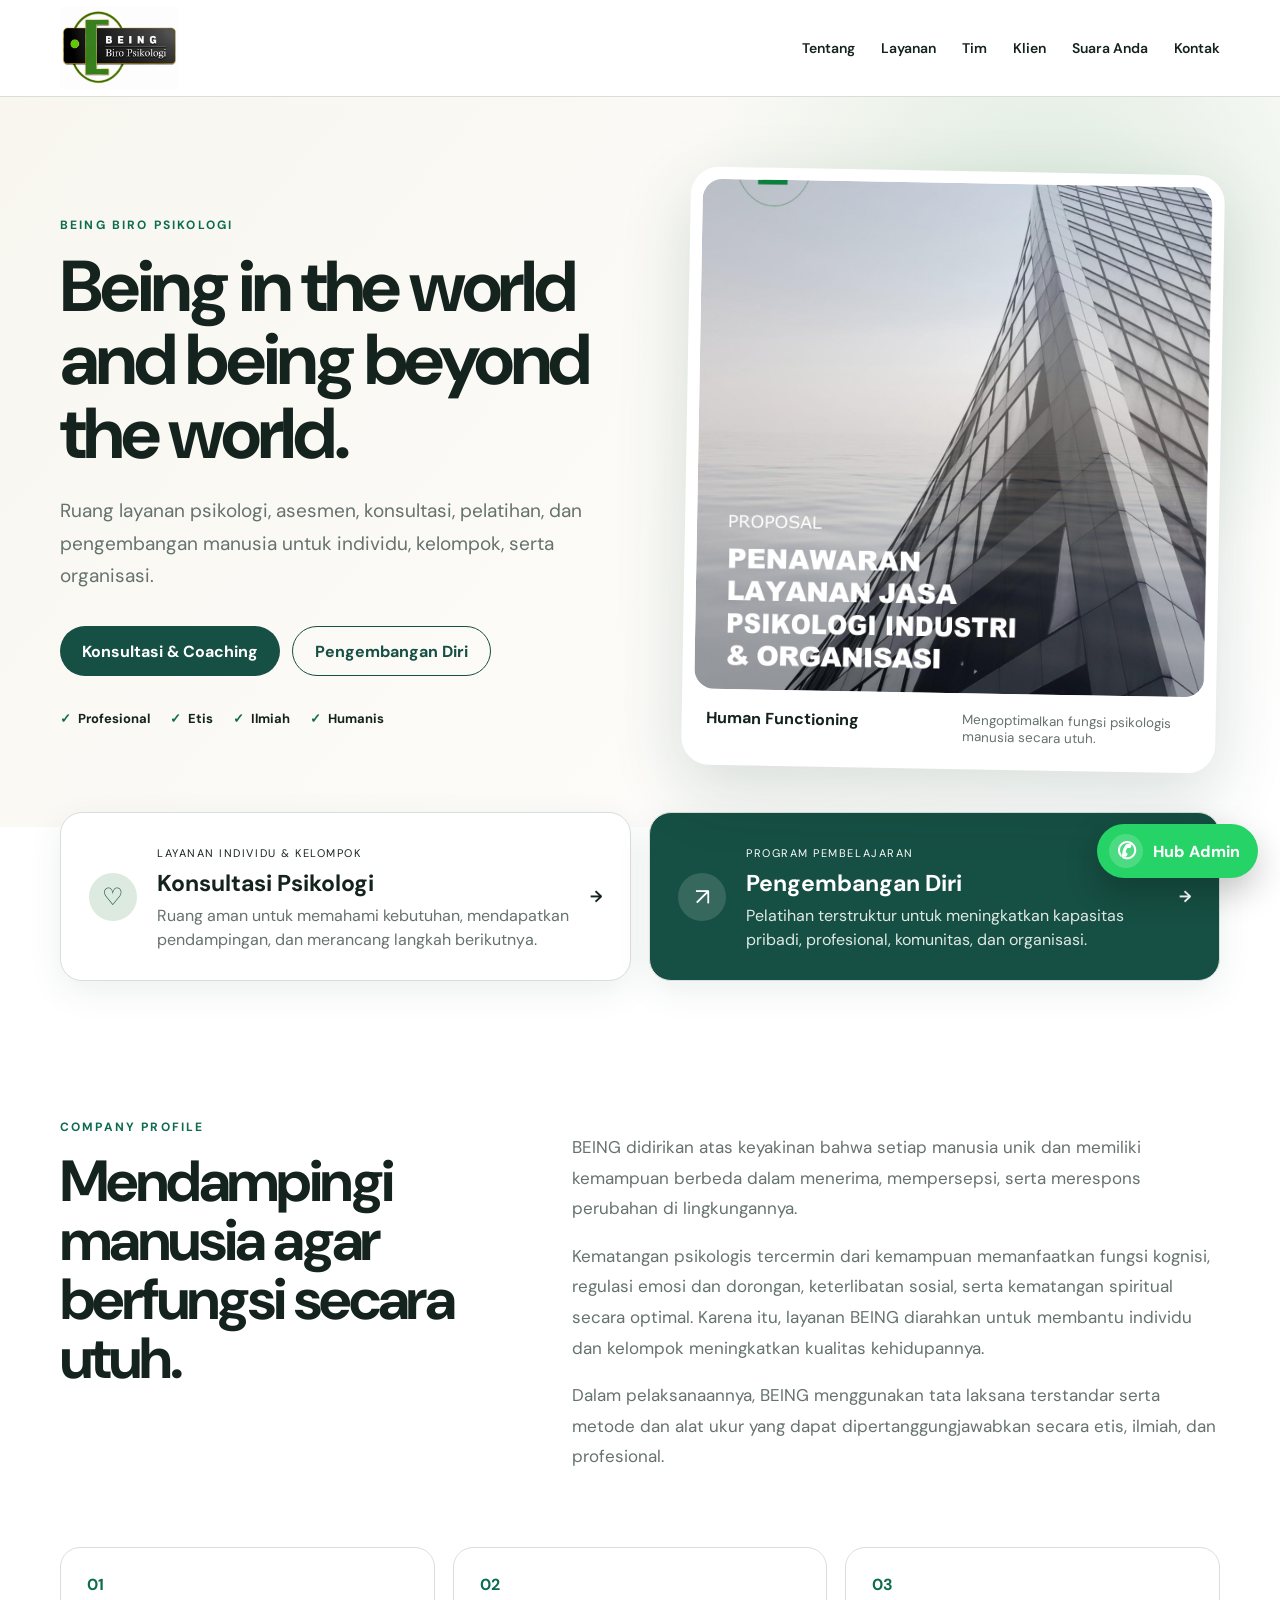
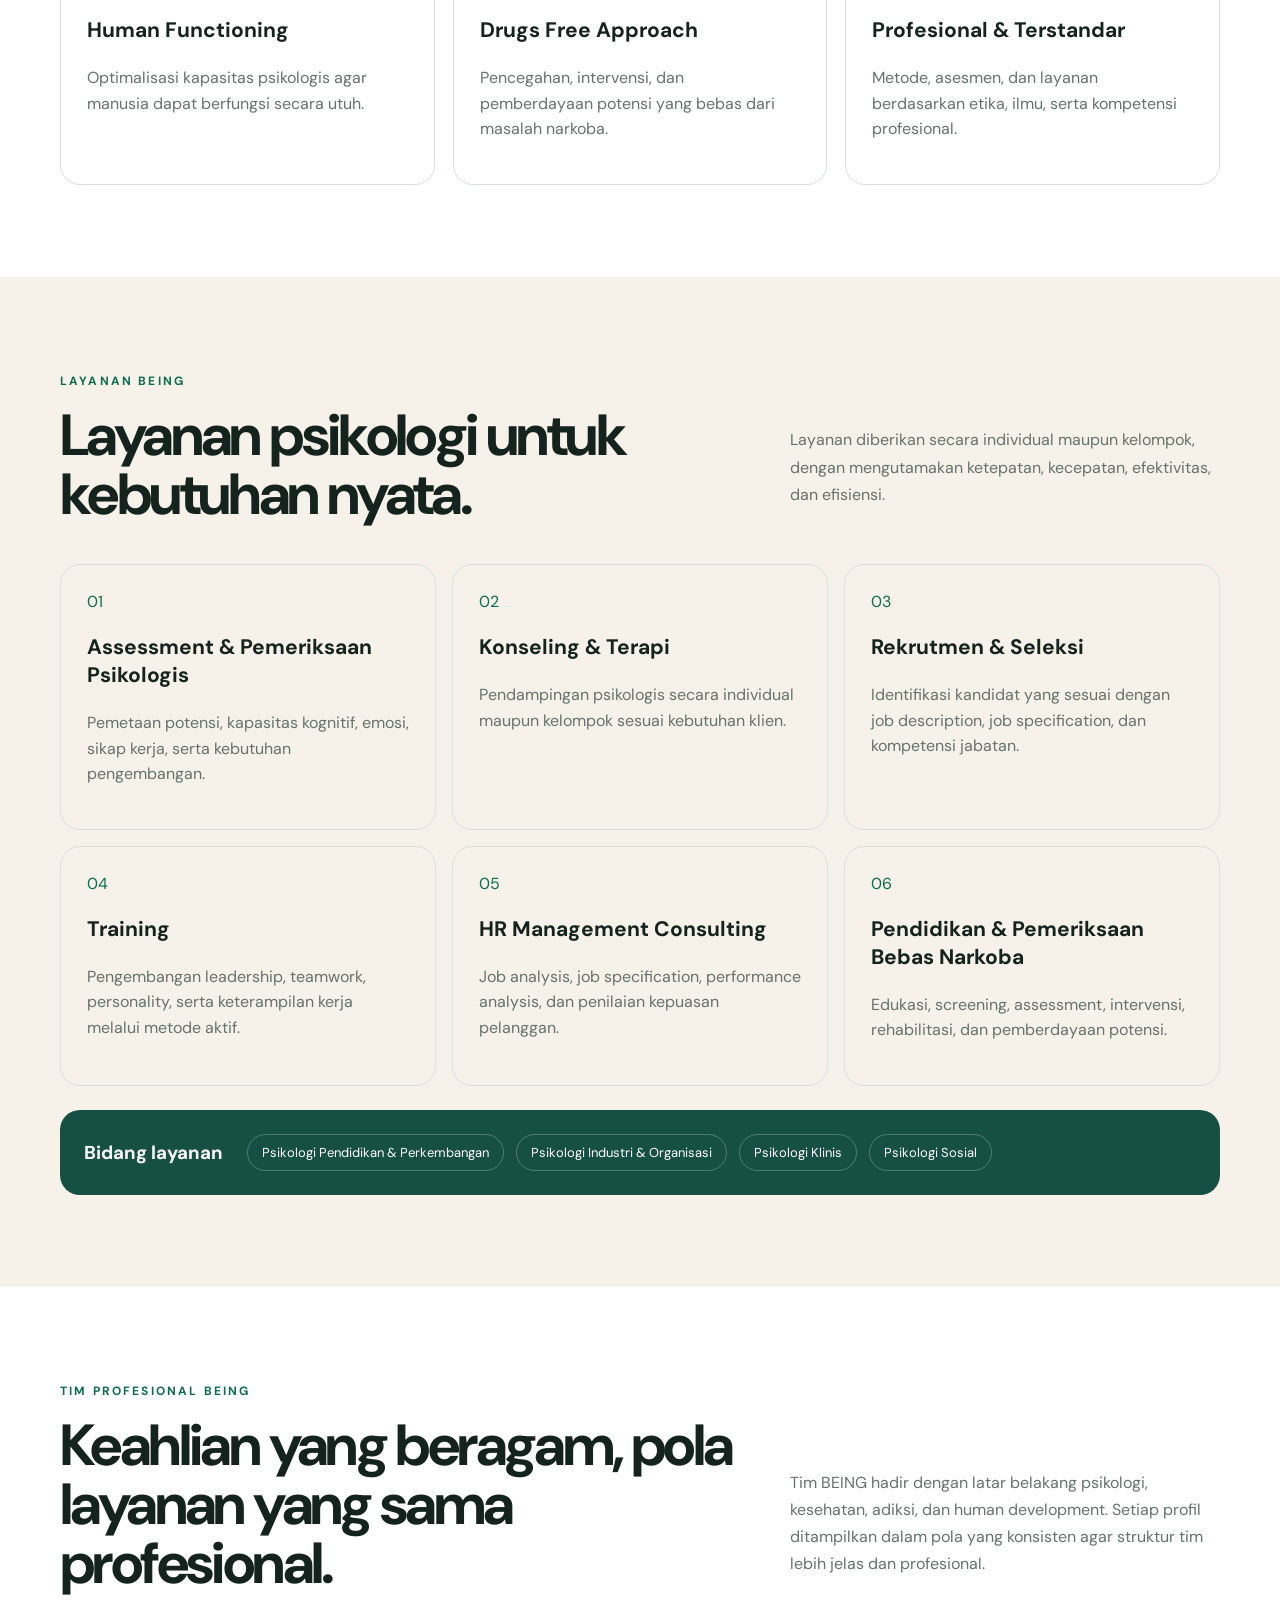
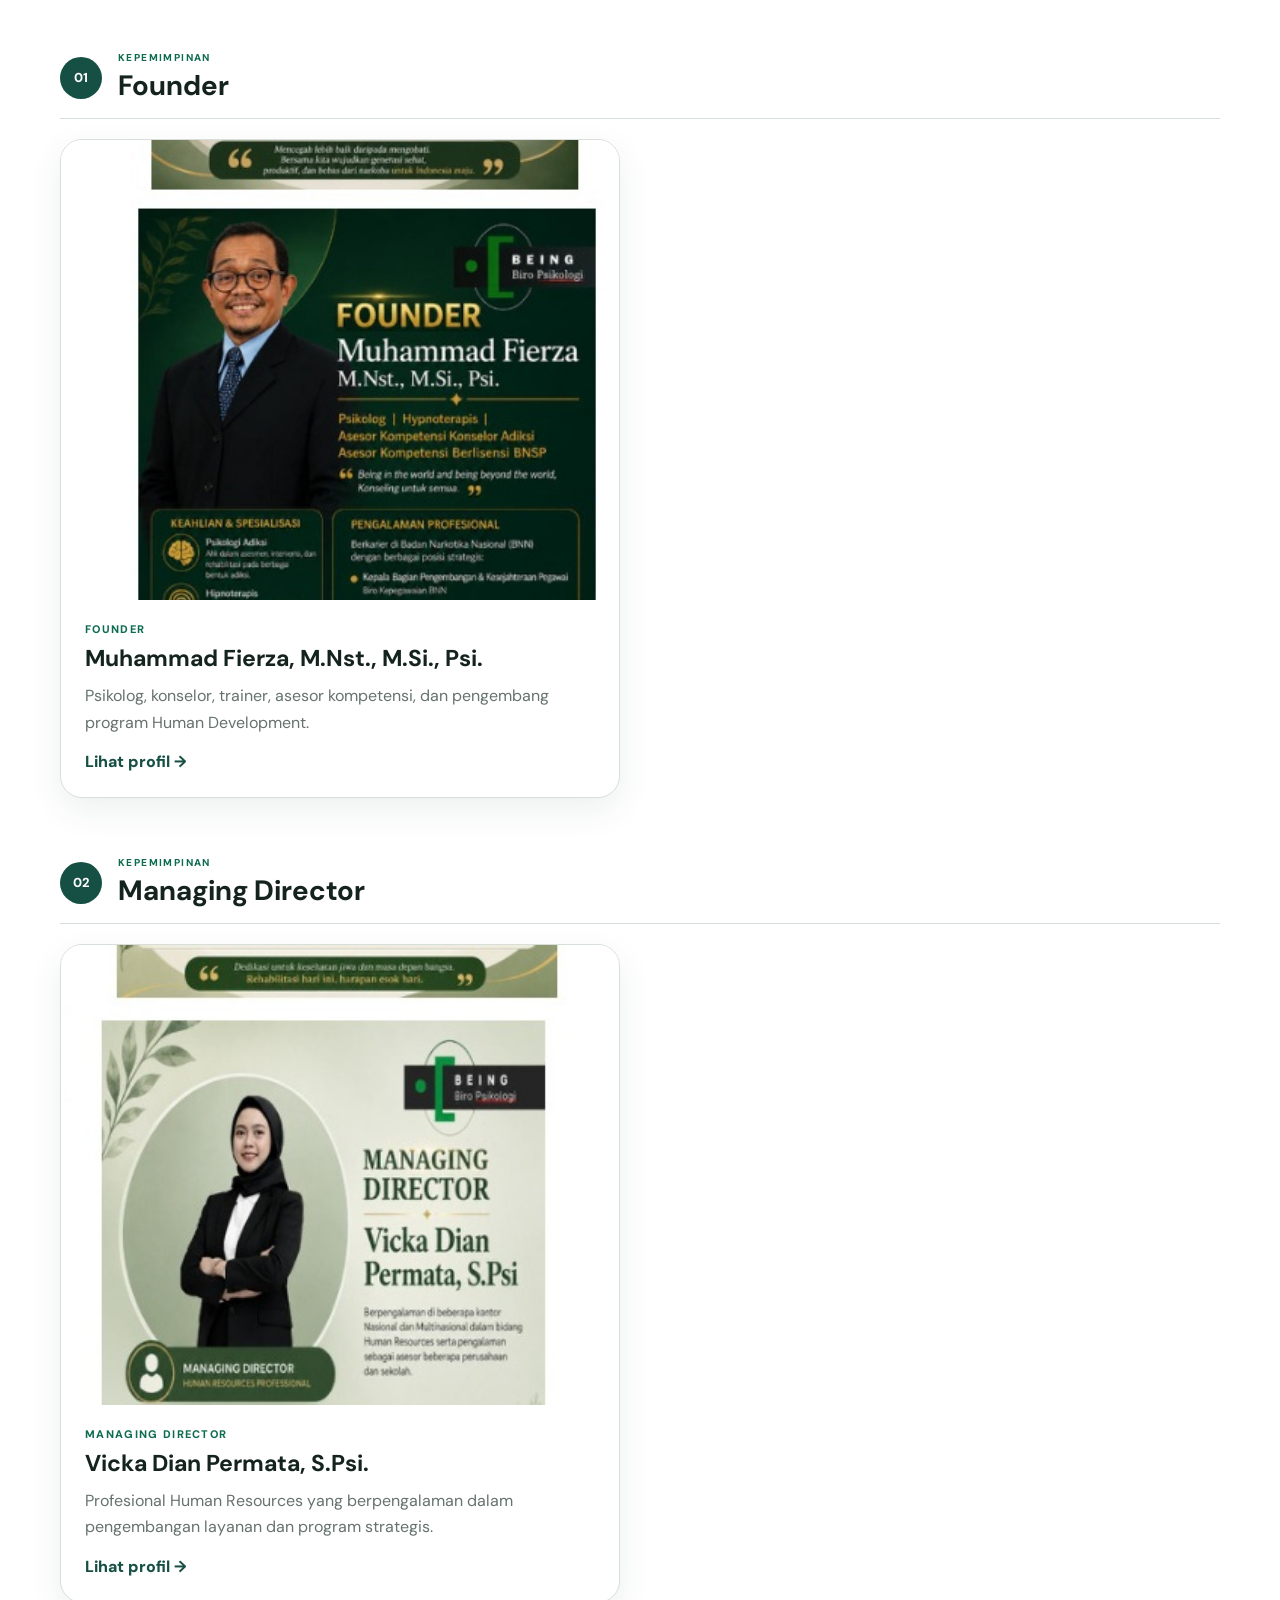
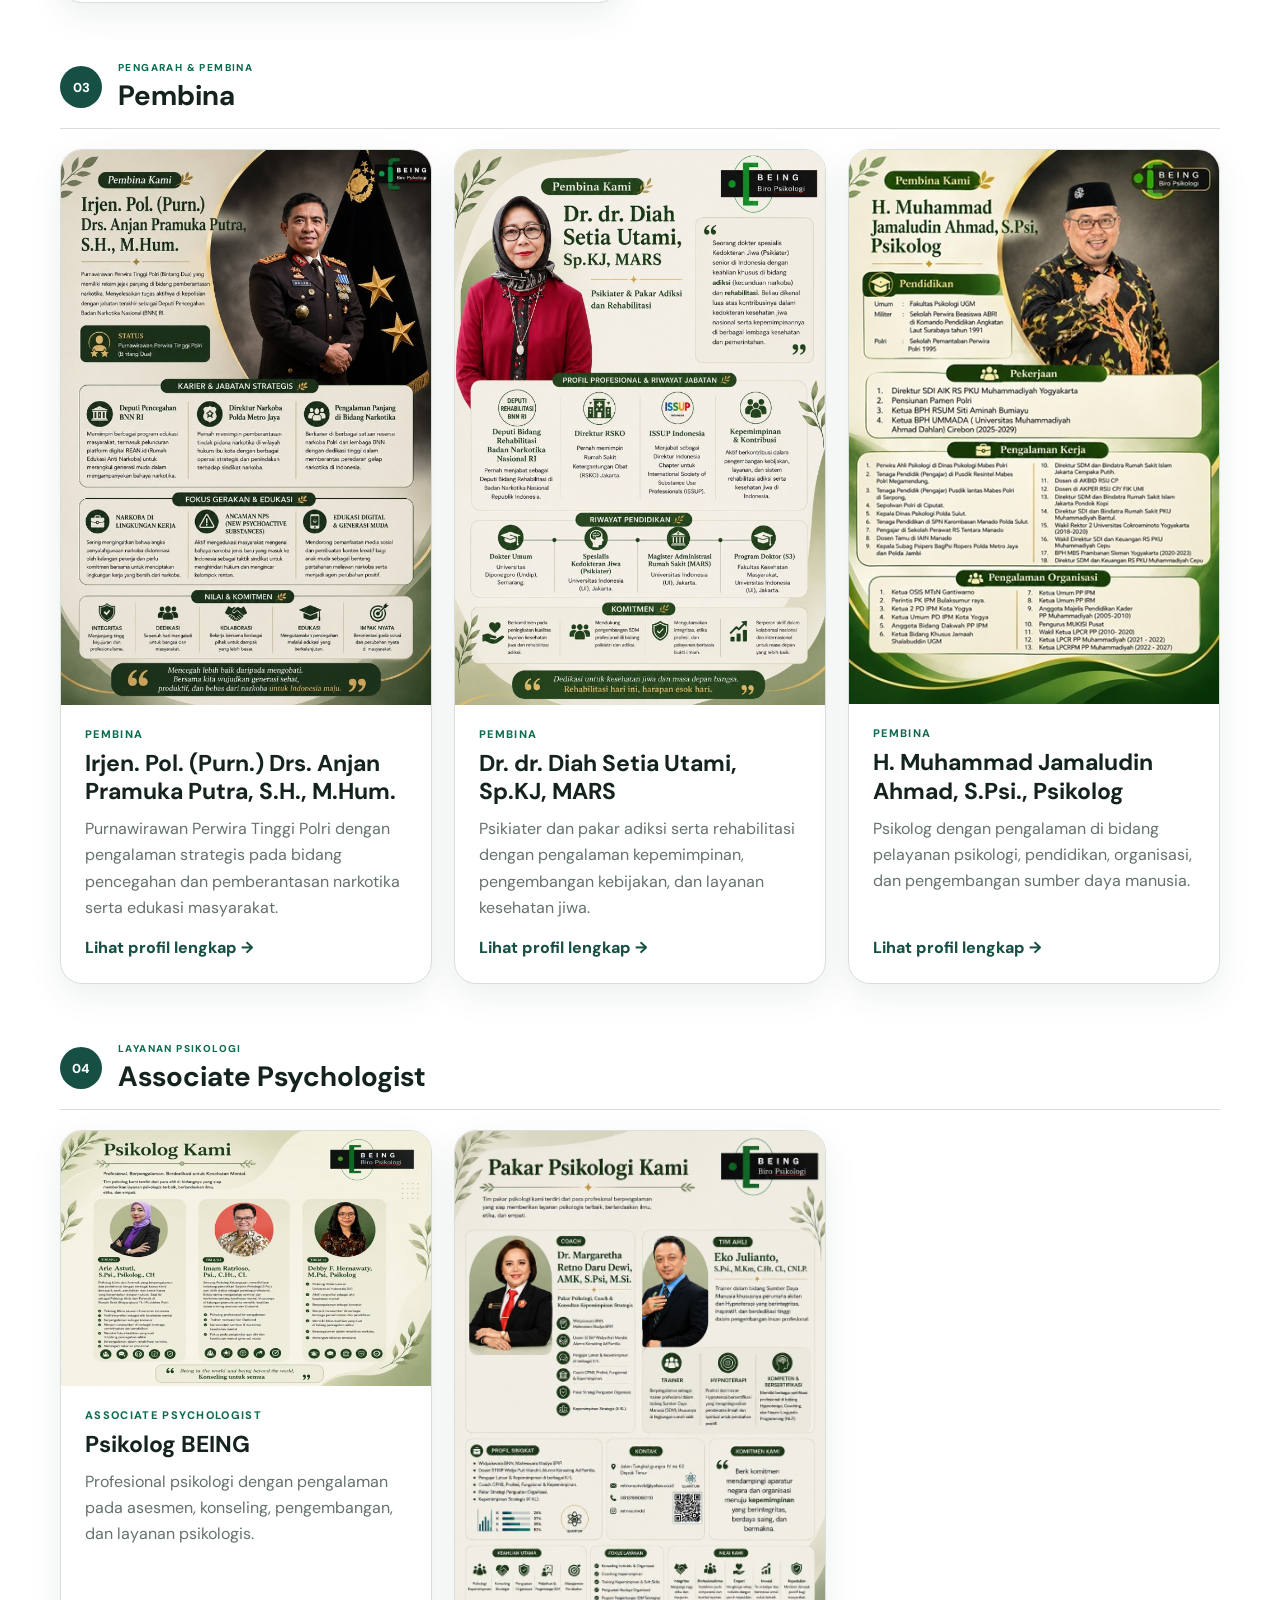
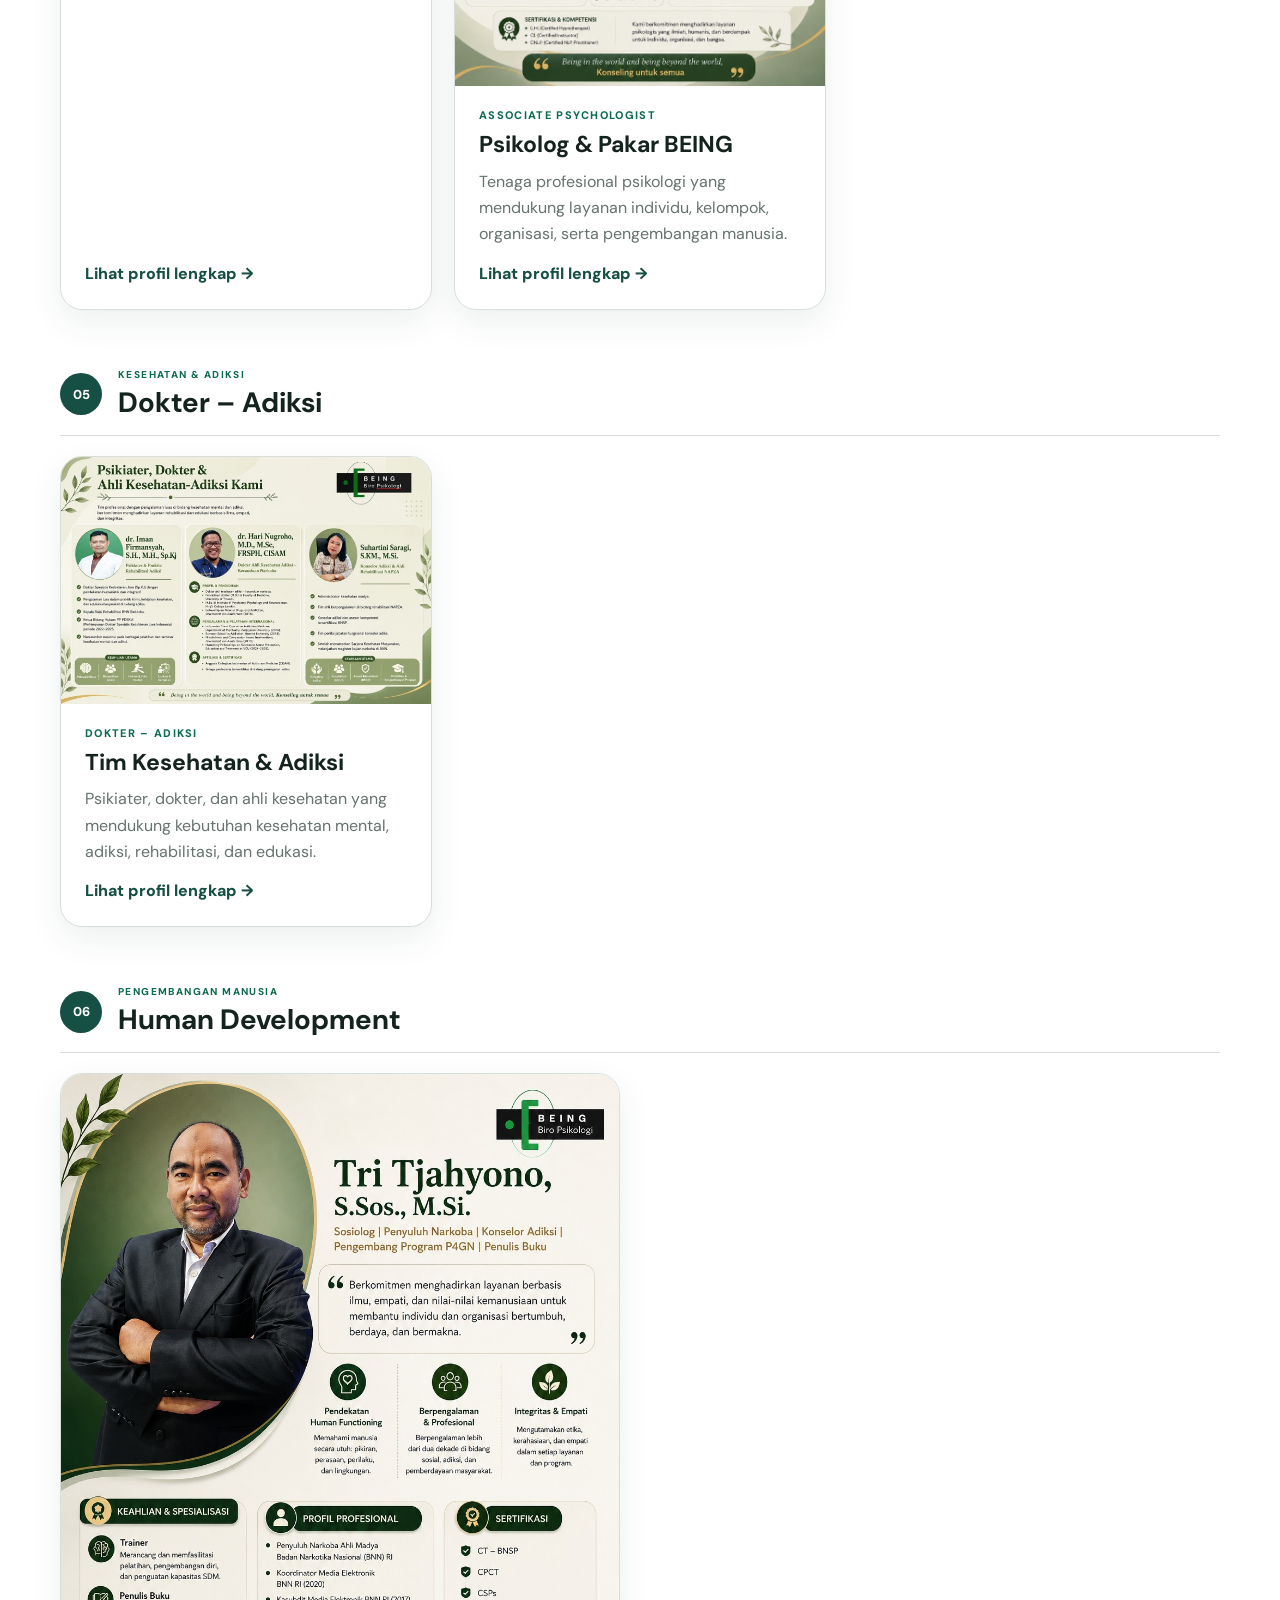
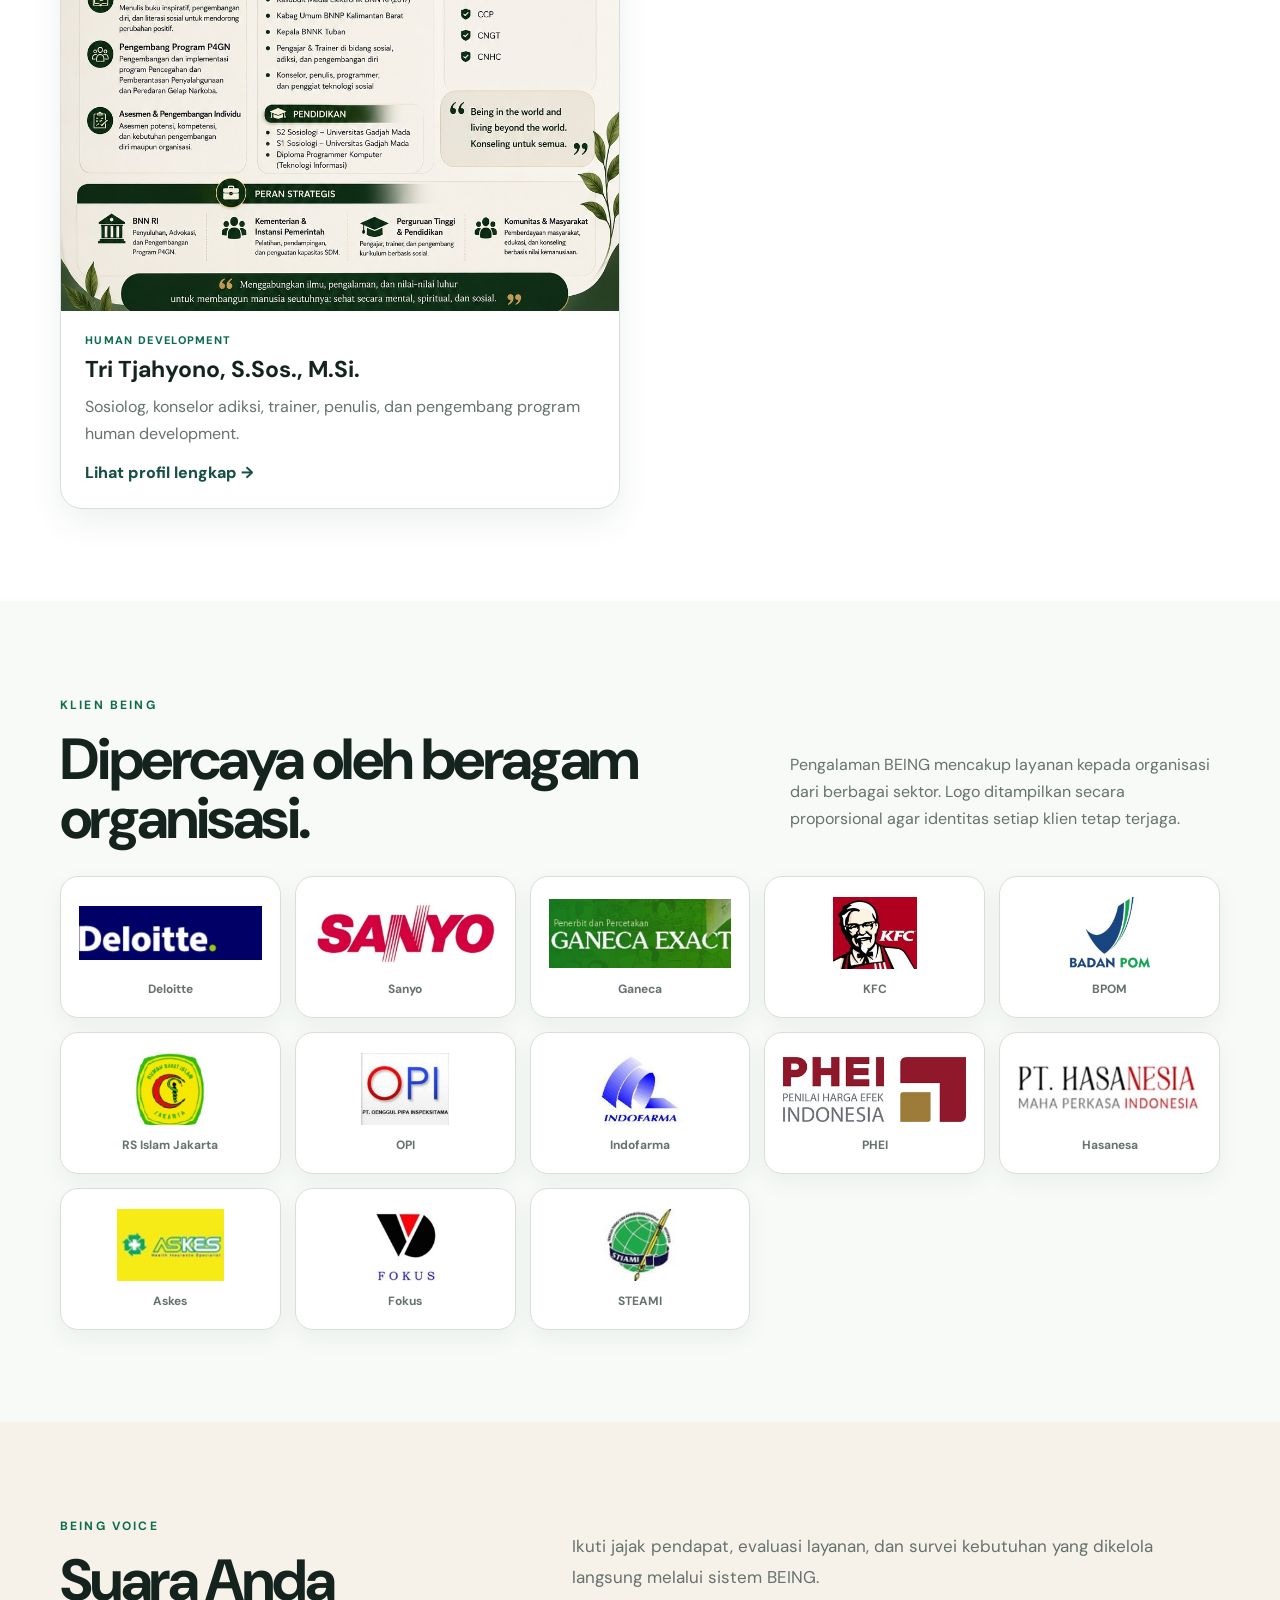
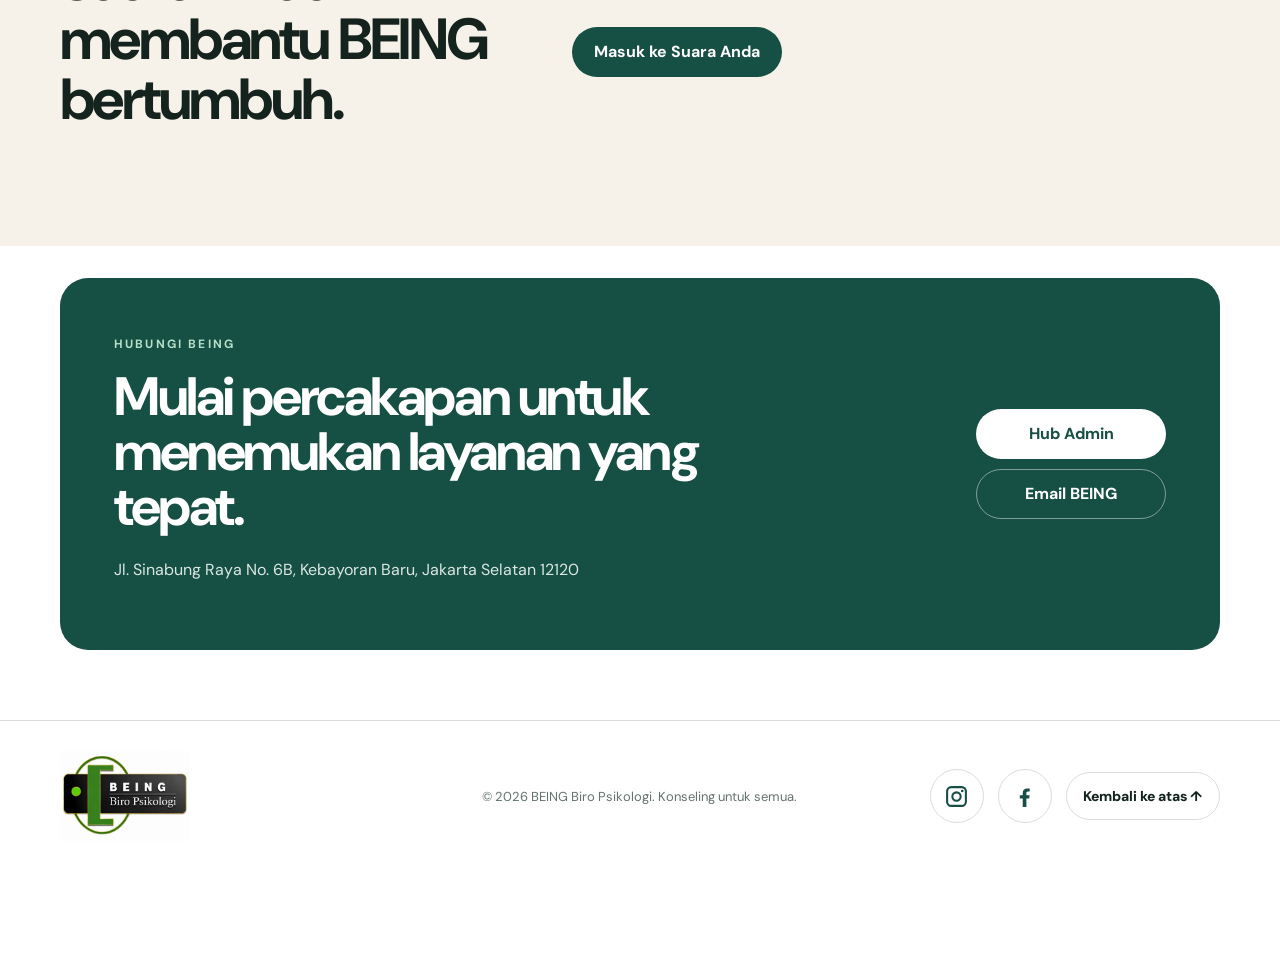
<file: index.html>
<!doctype html>
<html lang="id">
<head>
  <meta charset="utf-8">
  <meta name="viewport" content="width=device-width,initial-scale=1,viewport-fit=cover">
  <meta name="theme-color" content="#164f43">
  <meta name="description" content="BEING Biro Psikologi — layanan psikologi, konsultasi, asesmen, pelatihan, dan pengembangan manusia.">
  <title>BEING Biro Psikologi</title>
  <link rel="manifest" href="manifest.webmanifest">
  <link rel="icon" href="assets/being-logo.png">
  <link rel="stylesheet" href="assets/style.css?v=3.0.1">
</head>
<body>
  <header class="topbar">
    <div class="container nav">
      <a class="brand" href="#beranda"><img src="assets/being-logo.png" alt="BEING Biro Psikologi"></a>
      <button class="menu" id="menuBtn" aria-label="Buka menu">☰</button>
      <nav id="navMenu">
        <a href="#tentang">Tentang</a>
        <a href="#layanan">Layanan</a>
        <a href="#tim">Tim</a>
        <a href="#klien">Klien</a>
        <a href="suara-anda.html">Suara Anda</a>
        <a href="#kontak">Kontak</a>
      </nav>
    </div>
  </header>

  <main id="beranda">
    <section class="hero">
      <div class="container hero-grid">
        <div class="hero-copy">
          <span class="kicker">BEING BIRO PSIKOLOGI</span>
          <h1>Being in the world and being beyond the world.</h1>
          <p>Ruang layanan psikologi, asesmen, konsultasi, pelatihan, dan pengembangan manusia untuk individu, kelompok, serta organisasi.</p>
          <div class="actions">
            <a class="btn primary" id="dashboardConsultation" href="https://coaching.beingpsikologi.com/">Konsultasi & Coaching</a>
            <a class="btn secondary" id="dashboardHds" data-config-link="LMS_URL" href="human-development-series.html">Pengembangan Diri</a>
          </div>
          <div class="trust">
            <span>Profesional</span><span>Etis</span><span>Ilmiah</span><span>Humanis</span>
          </div>
        </div>
        <div class="hero-card">
          <img src="assets/cover.jpg" alt="Profil BEING Biro Psikologi">
          <div class="hero-card-caption">
            <strong>Human Functioning</strong>
            <small>Mengoptimalkan fungsi psikologis manusia secara utuh.</small>
          </div>
        </div>
      </div>
    </section>

    <section class="quick-access">
      <div class="container access-grid">
        <a href="https://coaching.beingpsikologi.com/" class="access-card">
          <span class="icon">♡</span>
          <div><small>LAYANAN INDIVIDU & KELOMPOK</small><h3>Konsultasi Psikologi</h3><p>Ruang aman untuk memahami kebutuhan, mendapatkan pendampingan, dan merancang langkah berikutnya.</p></div>
          <b>→</b>
        </a>
        <a data-config-link="LMS_URL" href="human-development-series.html" class="access-card dark">
          <span class="icon">↗</span>
          <div><small>PROGRAM PEMBELAJARAN</small><h3>Pengembangan Diri</h3><p>Pelatihan terstruktur untuk meningkatkan kapasitas pribadi, profesional, komunitas, dan organisasi.</p></div>
          <b>→</b>
        </a>
      </div>
    </section>

    <section class="section" id="tentang">
      <div class="container split">
        <div>
          <span class="kicker">COMPANY PROFILE</span>
          <h2>Mendampingi manusia agar berfungsi secara utuh.</h2>
        </div>
        <div class="body-copy">
          <p>BEING didirikan atas keyakinan bahwa setiap manusia unik dan memiliki kemampuan berbeda dalam menerima, mempersepsi, serta merespons perubahan di lingkungannya.</p>
          <p>Kematangan psikologis tercermin dari kemampuan memanfaatkan fungsi kognisi, regulasi emosi dan dorongan, keterlibatan sosial, serta kematangan spiritual secara optimal. Karena itu, layanan BEING diarahkan untuk membantu individu dan kelompok meningkatkan kualitas kehidupannya.</p>
          <p>Dalam pelaksanaannya, BEING menggunakan tata laksana terstandar serta metode dan alat ukur yang dapat dipertanggungjawabkan secara etis, ilmiah, dan profesional.</p>
        </div>
      </div>
      <div class="container values">
        <article><b>01</b><h3>Human Functioning</h3><p>Optimalisasi kapasitas psikologis agar manusia dapat berfungsi secara utuh.</p></article>
        <article><b>02</b><h3>Drugs Free Approach</h3><p>Pencegahan, intervensi, dan pemberdayaan potensi yang bebas dari masalah narkoba.</p></article>
        <article><b>03</b><h3>Profesional & Terstandar</h3><p>Metode, asesmen, dan layanan berdasarkan etika, ilmu, serta kompetensi profesional.</p></article>
      </div>
    </section>

    <section class="section muted" id="layanan">
      <div class="container">
        <div class="section-head">
          <div><span class="kicker">LAYANAN BEING</span><h2>Layanan psikologi untuk kebutuhan nyata.</h2></div>
          <p>Layanan diberikan secara individual maupun kelompok, dengan mengutamakan ketepatan, kecepatan, efektivitas, dan efisiensi.</p>
        </div>
        <div class="services">
          <article><span>01</span><h3>Assessment & Pemeriksaan Psikologis</h3><p>Pemetaan potensi, kapasitas kognitif, emosi, sikap kerja, serta kebutuhan pengembangan.</p></article>
          <article><span>02</span><h3>Konseling & Terapi</h3><p>Pendampingan psikologis secara individual maupun kelompok sesuai kebutuhan klien.</p></article>
          <article><span>03</span><h3>Rekrutmen & Seleksi</h3><p>Identifikasi kandidat yang sesuai dengan job description, job specification, dan kompetensi jabatan.</p></article>
          <article><span>04</span><h3>Training</h3><p>Pengembangan leadership, teamwork, personality, serta keterampilan kerja melalui metode aktif.</p></article>
          <article><span>05</span><h3>HR Management Consulting</h3><p>Job analysis, job specification, performance analysis, dan penilaian kepuasan pelanggan.</p></article>
          <article><span>06</span><h3>Pendidikan & Pemeriksaan Bebas Narkoba</h3><p>Edukasi, screening, assessment, intervensi, rehabilitasi, dan pemberdayaan potensi.</p></article>
        </div>
        <div class="scope">
          <h3>Bidang layanan</h3>
          <span>Psikologi Pendidikan & Perkembangan</span>
          <span>Psikologi Industri & Organisasi</span>
          <span>Psikologi Klinis</span>
          <span>Psikologi Sosial</span>
        </div>
      </div>
    </section>

    <section class="section" id="tim">
      <div class="container">
        <div class="section-head">
          <div><span class="kicker">TIM PROFESIONAL BEING</span><h2>Keahlian yang beragam, pola layanan yang sama profesional.</h2></div>
          <p>Tim BEING hadir dengan latar belakang psikologi, kesehatan, adiksi, dan human development. Setiap profil ditampilkan dalam pola yang konsisten agar struktur tim lebih jelas dan profesional.</p>
        </div>

        <div class="team-role-block">
          <div class="team-role-head"><span>01</span><div><small>KEPEMIMPINAN</small><h3>Founder</h3></div></div>
          <div class="team-gallery team-gallery-lead">
            <article class="team-profile-card person-card">
              <a href="assets/muhammad-fierza-founder.jpg" target="_blank" rel="noopener"><img src="assets/muhammad-fierza-founder.jpg" alt="Muhammad Fierza, Founder BEING"></a>
              <div class="team-card-copy"><small>FOUNDER</small><h3>Muhammad Fierza, M.Nst., M.Si., Psi.</h3><p>Psikolog, konselor, trainer, asesor kompetensi, dan pengembang program Human Development.</p><a class="team-profile-link" href="assets/muhammad-fierza-founder.jpg" target="_blank" rel="noopener">Lihat profil →</a></div>
            </article>
          </div>
        </div>

        <div class="team-role-block">
          <div class="team-role-head"><span>02</span><div><small>KEPEMIMPINAN</small><h3>Managing Director</h3></div></div>
          <div class="team-gallery team-gallery-lead">
            <article class="team-profile-card person-card">
              <a href="assets/vicka-dian-managing-director.jpg" target="_blank" rel="noopener"><img src="assets/vicka-dian-managing-director.jpg" alt="Vicka Dian Permata, Managing Director BEING"></a>
              <div class="team-card-copy"><small>MANAGING DIRECTOR</small><h3>Vicka Dian Permata, S.Psi.</h3><p>Profesional Human Resources yang berpengalaman dalam pengembangan layanan dan program strategis.</p><a class="team-profile-link" href="assets/vicka-dian-managing-director.jpg" target="_blank" rel="noopener">Lihat profil →</a></div>
            </article>
          </div>
        </div>

        <div class="team-role-block">
          <div class="team-role-head"><span>03</span><div><small>PENGARAH & PEMBINA</small><h3>Pembina</h3></div></div>
          <div class="team-gallery">
            <article class="team-profile-card profile-poster-card">
              <a href="assets/team/pembina-anjan.jpg" target="_blank" rel="noopener"><img src="assets/team/pembina-anjan.jpg" alt="Irjen. Pol. (Purn.) Drs. Anjan Pramuka Putra, S.H., M.Hum., Pembina BEING"></a>
              <div class="team-card-copy"><small>PEMBINA</small><h3>Irjen. Pol. (Purn.) Drs. Anjan Pramuka Putra, S.H., M.Hum.</h3><p>Purnawirawan Perwira Tinggi Polri dengan pengalaman strategis pada bidang pencegahan dan pemberantasan narkotika serta edukasi masyarakat.</p><a class="team-profile-link" href="assets/team/pembina-anjan.jpg" target="_blank" rel="noopener">Lihat profil lengkap →</a></div>
            </article>
            <article class="team-profile-card profile-poster-card">
              <a href="assets/team/pembina-diah.jpg" target="_blank" rel="noopener"><img src="assets/team/pembina-diah.jpg" alt="Dr. dr. Diah Setia Utami, Sp.KJ, MARS, Pembina BEING"></a>
              <div class="team-card-copy"><small>PEMBINA</small><h3>Dr. dr. Diah Setia Utami, Sp.KJ, MARS</h3><p>Psikiater dan pakar adiksi serta rehabilitasi dengan pengalaman kepemimpinan, pengembangan kebijakan, dan layanan kesehatan jiwa.</p><a class="team-profile-link" href="assets/team/pembina-diah.jpg" target="_blank" rel="noopener">Lihat profil lengkap →</a></div>
            </article>
            <article class="team-profile-card profile-poster-card">
              <a href="assets/team/pembina-jamaludin.jpg" target="_blank" rel="noopener"><img src="assets/team/pembina-jamaludin.jpg" alt="H. Muhammad Jamaludin Ahmad, S.Psi., Psikolog, Pembina BEING"></a>
              <div class="team-card-copy"><small>PEMBINA</small><h3>H. Muhammad Jamaludin Ahmad, S.Psi., Psikolog</h3><p>Psikolog dengan pengalaman di bidang pelayanan psikologi, pendidikan, organisasi, dan pengembangan sumber daya manusia.</p><a class="team-profile-link" href="assets/team/pembina-jamaludin.jpg" target="_blank" rel="noopener">Lihat profil lengkap →</a></div>
            </article>
          </div>
        </div>

        <div class="team-role-block">
          <div class="team-role-head"><span>04</span><div><small>LAYANAN PSIKOLOGI</small><h3>Associate Psychologist</h3></div></div>
          <div class="team-gallery">
            <article class="team-profile-card profile-poster-card"><a href="assets/team/psikolog-1.jpg" target="_blank" rel="noopener"><img src="assets/team/psikolog-1.jpg" alt="Associate Psychologist BEING"></a><div class="team-card-copy"><small>ASSOCIATE PSYCHOLOGIST</small><h3>Psikolog BEING</h3><p>Profesional psikologi dengan pengalaman pada asesmen, konseling, pengembangan, dan layanan psikologis.</p><a class="team-profile-link" href="assets/team/psikolog-1.jpg" target="_blank" rel="noopener">Lihat profil lengkap →</a></div></article>
            <article class="team-profile-card profile-poster-card"><a href="assets/team/psikolog-2.jpg" target="_blank" rel="noopener"><img src="assets/team/psikolog-2.jpg" alt="Associate Psychologist dan pakar psikologi BEING"></a><div class="team-card-copy"><small>ASSOCIATE PSYCHOLOGIST</small><h3>Psikolog & Pakar BEING</h3><p>Tenaga profesional psikologi yang mendukung layanan individu, kelompok, organisasi, serta pengembangan manusia.</p><a class="team-profile-link" href="assets/team/psikolog-2.jpg" target="_blank" rel="noopener">Lihat profil lengkap →</a></div></article>
          </div>
        </div>

        <div class="team-role-block">
          <div class="team-role-head"><span>05</span><div><small>KESEHATAN & ADIKSI</small><h3>Dokter – Adiksi</h3></div></div>
          <div class="team-gallery">
            <article class="team-profile-card profile-poster-card"><a href="assets/team/dokter-adiksi.jpg" target="_blank" rel="noopener"><img src="assets/team/dokter-adiksi.jpg" alt="Psikiater, dokter, dan ahli kesehatan-adiksi BEING"></a><div class="team-card-copy"><small>DOKTER – ADIKSI</small><h3>Tim Kesehatan & Adiksi</h3><p>Psikiater, dokter, dan ahli kesehatan yang mendukung kebutuhan kesehatan mental, adiksi, rehabilitasi, dan edukasi.</p><a class="team-profile-link" href="assets/team/dokter-adiksi.jpg" target="_blank" rel="noopener">Lihat profil lengkap →</a></div></article>
          </div>
        </div>

        <div class="team-role-block">
          <div class="team-role-head"><span>06</span><div><small>PENGEMBANGAN MANUSIA</small><h3>Human Development</h3></div></div>
          <div class="team-gallery team-gallery-lead">
            <article class="team-profile-card profile-poster-card"><a href="assets/team/tri-tjahyono-profile2.jpg" target="_blank" rel="noopener"><img src="assets/team/tri-tjahyono-profile2.jpg" alt="Tri Tjahyono, Human Development BEING"></a><div class="team-card-copy"><small>HUMAN DEVELOPMENT</small><h3>Tri Tjahyono, S.Sos., M.Si.</h3><p>Sosiolog, konselor adiksi, trainer, penulis, dan pengembang program human development.</p><a class="team-profile-link" href="assets/team/tri-tjahyono-profile2.jpg" target="_blank" rel="noopener">Lihat profil lengkap →</a></div></article>
          </div>
        </div>
      </div>
    </section>

    <section class="section clients" id="klien">
      <div class="container">
        <div class="section-head client-section-head"><div><span class="kicker">KLIEN BEING</span><h2>Dipercaya oleh beragam organisasi.</h2></div><p>Pengalaman BEING mencakup layanan kepada organisasi dari berbagai sektor. Logo ditampilkan secara proporsional agar identitas setiap klien tetap terjaga.</p></div>
        <div class="client-logo-grid">
          <article class="client-logo-card"><img src="assets/clients/deloitte.jpg" alt="Logo Deloitte" loading="lazy"><span>Deloitte</span></article>
          <article class="client-logo-card"><img src="assets/clients/sanyo.jpg" alt="Logo Sanyo" loading="lazy"><span>Sanyo</span></article>
          <article class="client-logo-card"><img src="assets/clients/ganeca.jpg" alt="Logo Ganeca" loading="lazy"><span>Ganeca</span></article>
          <article class="client-logo-card"><img src="assets/clients/kfc.jpg" alt="Logo KFC" loading="lazy"><span>KFC</span></article>
          <article class="client-logo-card"><img src="assets/clients/bpom.jpg" alt="Logo BPOM" loading="lazy"><span>BPOM</span></article>
          <article class="client-logo-card"><img src="assets/clients/RSI.jpg" alt="Logo RS Islam Jakarta" loading="lazy"><span>RS Islam Jakarta</span></article>
          <article class="client-logo-card"><img src="assets/clients/OPI.jpg" alt="Logo OPI" loading="lazy"><span>OPI</span></article>
          <article class="client-logo-card"><img src="assets/clients/indofarma.jpg" alt="Logo Indofarma" loading="lazy"><span>Indofarma</span></article>
          <article class="client-logo-card"><img src="assets/clients/phei.jpg" alt="Logo PHEI" loading="lazy"><span>PHEI</span></article>
          <article class="client-logo-card"><img src="assets/clients/hasanesa.jpg" alt="Logo Hasanesa" loading="lazy"><span>Hasanesa</span></article>
          <article class="client-logo-card"><img src="assets/clients/askes.jpg" alt="Logo Askes" loading="lazy"><span>Askes</span></article>
          <article class="client-logo-card"><img src="assets/clients/fokus.jpg" alt="Logo Fokus" loading="lazy"><span>Fokus</span></article>
          <article class="client-logo-card"><img src="assets/clients/steami.jpg" alt="Logo STEAMI" loading="lazy"><span>STEAMI</span></article>
        </div>
      </div>
    </section>

    <section class="section muted" id="suara-anda">
      <div class="container split">
        <div>
          <span class="kicker">BEING VOICE</span>
          <h2>Suara Anda membantu BEING bertumbuh.</h2>
        </div>
        <div class="body-copy">
          <p>Ikuti jajak pendapat, evaluasi layanan, dan survei kebutuhan yang dikelola langsung melalui sistem BEING.</p>
          <div class="actions"><a class="btn primary" id="dashboardVoice" data-config-link="VOICE_URL" href="suara-anda.html">Masuk ke Suara Anda</a></div>
        </div>
      </div>
    </section>

    <section class="cta" id="kontak">
      <div class="container cta-box">
        <div>
          <span class="kicker light">HUBUNGI BEING</span>
          <h2>Mulai percakapan untuk menemukan layanan yang tepat.</h2>
          <p>Jl. Sinabung Raya No. 6B, Kebayoran Baru, Jakarta Selatan 12120</p>
        </div>
        <div class="cta-actions">
          <a class="btn white" href="https://wa.me/6287775087431" target="_blank" rel="noopener">Hub Admin</a>
          <a class="btn ghost" href="mailto:info@beingpsikologi.com">Email BEING</a>
        </div>
      </div>
    </section>
  </main>

  <footer>
    <div class="container footer-grid">
      <img src="assets/being-logo.png" alt="BEING Biro Psikologi">
      <p>© 2026 BEING Biro Psikologi. Konseling untuk semua.</p>
      <div class="footer-links" aria-label="Media sosial dan navigasi footer">
        <a class="social-icon instagram" href="https://www.instagram.com/wearebeing.id/" target="_blank" rel="noopener" aria-label="Instagram @wearebeing.id" title="Instagram @wearebeing.id">
          <svg viewBox="0 0 24 24" aria-hidden="true"><path d="M7 2h10a5 5 0 0 1 5 5v10a5 5 0 0 1-5 5H7a5 5 0 0 1-5-5V7a5 5 0 0 1 5-5Zm0 2a3 3 0 0 0-3 3v10a3 3 0 0 0 3 3h10a3 3 0 0 0 3-3V7a3 3 0 0 0-3-3H7Zm10.5 1.5a1.25 1.25 0 1 1 0 2.5 1.25 1.25 0 0 1 0-2.5ZM12 7a5 5 0 1 1 0 10 5 5 0 0 1 0-10Zm0 2a3 3 0 1 0 0 6 3 3 0 0 0 0-6Z"/></svg>
        </a>
        <a class="social-icon facebook" href="https://www.facebook.com/search/top?q=being%20biro%20psikologi" target="_blank" rel="noopener" aria-label="Facebook Being Biro Psikologi" title="Facebook Being Biro Psikologi">
          <svg viewBox="0 0 24 24" aria-hidden="true"><path d="M13.8 22v-8h2.7l.4-3.1h-3.1V8.9c0-.9.3-1.6 1.6-1.6H17V4.5c-.3 0-1.3-.1-2.5-.1-2.5 0-4.2 1.5-4.2 4.3v2.2H7.5V14h2.8v8h3.5Z"/></svg>
        </a>
        <a class="back-top" href="#beranda" aria-label="Kembali ke atas">Kembali ke atas ↑</a>
      </div>
    </div>
  </footer>
  <script src="assets/config.js?v=3.0"></script>
  <script src="assets/app.js?v=3.0.1"></script>

  <a class="floating-wa"
     href="https://wa.me/6287775087431"
     target="_blank"
     rel="noopener"
     aria-label="Hubungi Admin BEING melalui WhatsApp"
     title="Hub Admin">
    <span class="floating-wa-icon">✆</span>
    <span class="floating-wa-text">Hub Admin</span>
  </a>

  <script src="assets/admin-whatsapp.js?v=3.0.1-final"></script>
</body>
</html>
</file>
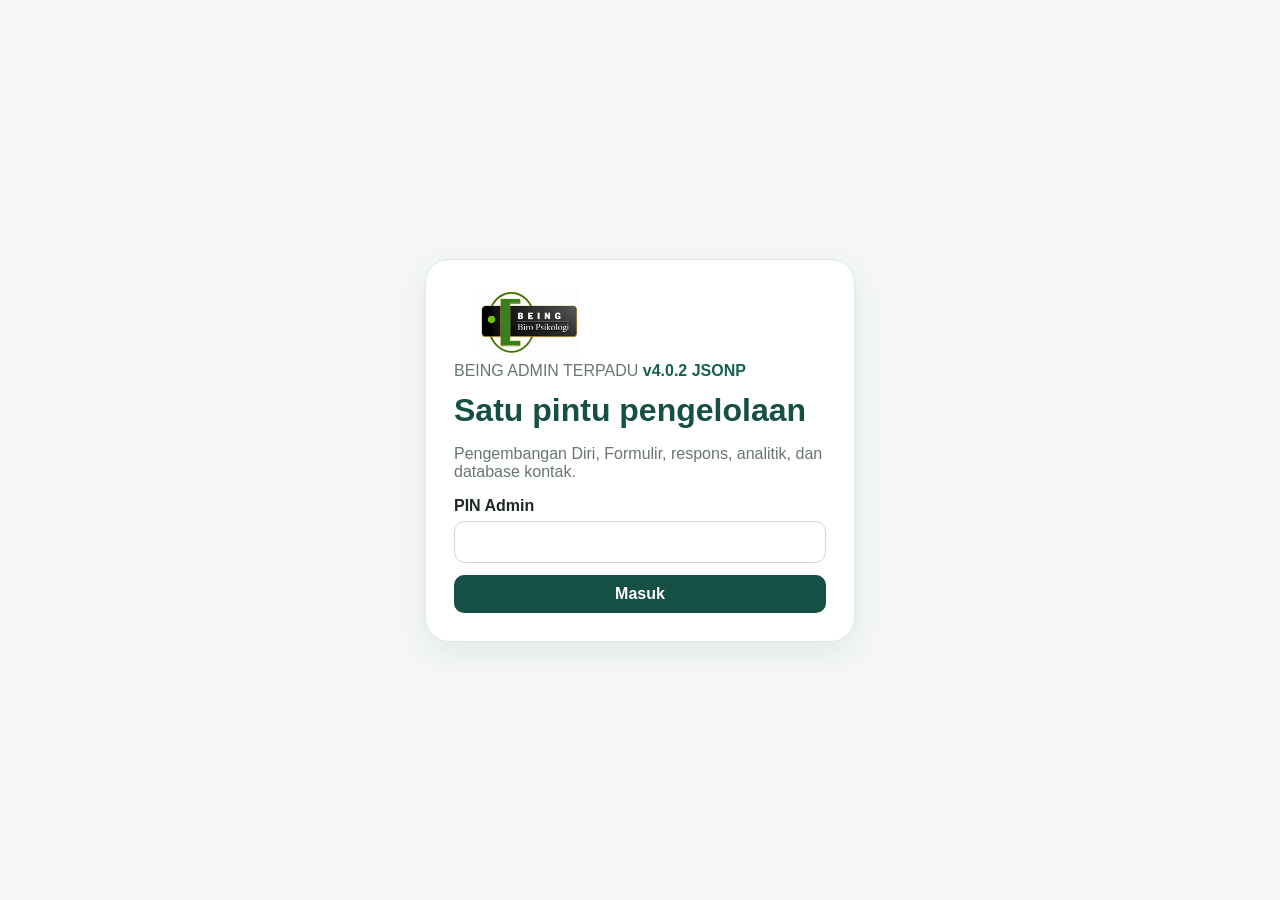
<file: admin.html>
<!doctype html><html lang="id"><head><meta charset="utf-8"><meta name="viewport" content="width=device-width,initial-scale=1"><meta name="theme-color" content="#164f43"><title>BEING Admin Terpadu</title><link rel="stylesheet" href="assets/admin-unified.css"></head><body>
<div id="loginView" class="login"><form id="loginForm" class="login-card"><img src="assets/being-logo.png" alt="BEING"><div class="mut">BEING ADMIN TERPADU <b style="color:#17624f">v4.0.2 JSONP</b></div><h1>Satu pintu pengelolaan</h1><p class="mut">Pengembangan Diri, Formulir, respons, analitik, dan database kontak.</p><div class="field"><label>PIN Admin</label><input id="adminPin" type="password" class="control" required autocomplete="current-password"></div><div id="loginNotice"></div><button class="btn" style="width:100%" type="submit">Masuk</button></form></div>
<div id="appView" class="shell hidden">
<aside class="sidebar"><div class="brand"><img src="assets/being-logo.png" alt="BEING"></div><nav class="menu">
<div class="group">Utama</div><button class="active" data-panel="overview">Dashboard</button><button data-panel="contacts">Database Kontak</button>
<div class="group">Pengembangan Diri</div><button data-panel="programs">Program & Peserta</button><button data-panel="payments">Pembayaran</button><button data-panel="materials">Materi & Sesi</button>
<div class="group">Suara Anda</div><button data-panel="forms">Formulir</button><button data-panel="questions">Pertanyaan</button><button data-panel="results">Respons & Analitik</button>
<div class="group">Sistem</div><button id="refreshBtn">Refresh</button><button id="logoutBtn">Keluar</button></nav></aside>
<main class="main"><header class="topbar"><div><div class="mut">BEING Biro Psikologi</div><h1 id="pageTitle">Dashboard</h1></div><div class="actions"><a class="btn secondary" href="index.html">Website BEING</a><a class="btn secondary" target="_blank" href="https://bangdir.beingpsikologi.com/">Pengembangan Diri</a></div></header><div id="syncNotice"></div>
<section id="panel-overview" class="panel active"><div id="stats" class="stats"></div><div class="grid2"><div class="card"><div class="card-head"><h2>Aktivitas Pengembangan Diri</h2></div><div id="overviewPrograms"></div></div><div class="card"><div class="card-head"><h2>Formulir terbaru</h2></div><div id="overviewForms"></div></div></div></section>
<section id="panel-contacts" class="panel"><div class="card"><div class="card-head"><h2>Database Kontak BEING</h2><div class="actions"><button class="btn secondary small" id="syncContactsBtn">Sinkronkan peserta lama</button><button class="btn secondary small" id="syncOldFormsBtn">Sinkronkan respons formulir lama</button></div></div><div class="filters"><div class="field"><label>Cari</label><input class="control" id="contactSearch" placeholder="Nama, email, WA, instansi"></div><div class="field"><label>Sumber</label><select class="control" id="contactSource"><option value="">Semua</option><option value="PENGEMBANGAN DIRI">Pengembangan Diri</option><option value="FORMULIR">Formulir</option></select></div><div></div><div></div></div><div class="table-wrap"><table class="table"><thead><tr><th>Nama</th><th>Email / WA</th><th>Instansi</th><th>Sumber</th><th>Interaksi</th><th>Terakhir aktif</th><th>Aksi</th></tr></thead><tbody id="contactRows"></tbody></table></div></div></section>
<section id="panel-programs" class="panel"><div class="grid2"><div class="card"><div class="card-head"><h2 id="programFormTitle">Buat Program</h2></div><form id="programForm">
      <input type="hidden" name="programId" id="programEditId">
      <div class="field"><label>Nama program</label><input class="control" name="nama" required></div>
      <div class="form-grid">
        <div class="field"><label>Ekosistem</label><select class="control" name="kategori"><option>SHARING KNOWLEDGE</option><option>BOOTCAMP</option><option>SERTIFIKASI BNSP</option></select></div>
        <div class="field"><label>Jenis</label><select class="control" name="pricingType" id="pricingType"><option>GRATIS</option><option>BERBAYAR</option></select></div>
      </div>
      <div class="field"><label>Harga</label><input class="control" type="number" min="0" name="price" id="price" value="0"></div>
      <div class="field"><label>Deskripsi</label><textarea class="control" name="deskripsi"></textarea></div>
      <div class="form-grid">
        <div class="field"><label>Tanggal Kegiatan</label><input class="control" type="date" name="tanggalMulai"></div>
        <div class="field"><label>Sampai Tanggal (opsional)</label><input class="control" type="date" name="tanggalAkhir"></div>
      </div>
      <div class="field"><label>Flyer / informasi program (URL, opsional)</label><input class="control" type="url" name="mediaUrl" placeholder="https://..."></div>
      <div class="actions">
        <button class="btn" type="submit" id="programSaveBtn">Simpan Program</button>
        <button class="btn secondary hidden" type="button" id="cancelProgramEdit">Batal Edit</button>
      </div>
    </form></div><div class="card"><div class="card-head"><h2>Daftar Program</h2></div><div class="table-wrap"><table class="table"><thead><tr><th>Program</th><th>Jenis</th><th>Status</th><th>Aksi</th></tr></thead><tbody id="programRows"></tbody></table></div></div></div><div class="card"><div class="card-head"><h2>Peserta</h2></div><div class="filters"><div class="field"><label>Ekosistem</label><select id="filterCategory" class="control"><option value="">Semua</option><option>SHARING KNOWLEDGE</option><option>BOOTCAMP</option><option>SERTIFIKASI BNSP</option></select></div><div class="field"><label>Program</label><select id="filterProgram" class="control"><option value="">Semua</option></select></div><div class="field"><label>Cari peserta</label><input id="participantSearch" class="control" placeholder="Nama/email/WA"></div><div></div></div><div class="table-wrap"><table class="table"><thead><tr><th>Peserta</th><th>Program</th><th>Kontak</th><th>Status</th><th>Akses</th><th>Aksi</th></tr></thead><tbody id="participantRows"></tbody></table></div></div></section>
<section id="panel-payments" class="panel"><div class="card"><div class="card-head"><h2>Verifikasi Pembayaran</h2></div><div class="table-wrap"><table class="table"><thead><tr><th>Peserta</th><th>Program</th><th>Nominal</th><th>Bukti</th><th>Status</th><th>Aksi</th></tr></thead><tbody id="paymentRows"></tbody></table></div></div></section>
<section id="panel-materials" class="panel">
  <div class="grid2">
    <div class="card">
      <div class="card-head"><h2 id="sessionFormTitle">1. Tambah Sesi</h2></div>
      <form id="sessionForm">
        <input type="hidden" name="sessionId" id="sessionEditId">
        <div class="field"><label>Program</label><select class="control" name="programId" id="sessionProgram"></select></div>
        <div class="field"><label>Judul</label><input class="control" name="judul" id="sessionTitle" required></div>
        <div class="form-grid">
          <div class="field"><label>Tanggal</label><input class="control" type="date" name="tanggalSesi" id="sessionDate" required></div>
          <div class="field"><label>Jam</label><input class="control" type="time" name="jamSesi" id="sessionTime"></div>
        </div>
        <div class="field"><label>Zoom URL</label><input class="control" name="zoomUrl" id="sessionZoom"></div>
        <div class="field"><label>Deskripsi</label><textarea class="control" name="deskripsi" id="sessionDescription"></textarea></div>
        <div class="actions">
          <button class="btn" id="sessionSaveBtn">Simpan Sesi</button>
          <button class="btn secondary hidden" type="button" id="cancelSessionEdit">Batal Edit</button>
        </div>
      </form>
      <p class="mut" style="margin-top:10px">Buat sesi lebih dahulu. Setelah itu sesi akan muncul sebagai pilihan saat menambahkan materi.</p>
    </div>

    <div class="card">
      <div class="card-head"><h2 id="materialFormTitle">2. Tambah Materi</h2></div>
      <form id="materialForm">
        <input type="hidden" name="materialId" id="materialEditId">
        <div class="field"><label>Program</label><select class="control" name="programId" id="materialProgram"></select></div>
        <div class="field"><label>Sesi (opsional)</label><select class="control" name="sesiId" id="materialSession"><option value="">Materi Umum</option></select></div>
        <div class="field"><label>Judul</label><input class="control" name="judul" id="materialTitle" required></div>
        <div class="field"><label>Deskripsi</label><textarea class="control" name="deskripsi" id="materialDescription"></textarea></div>
        <div class="field"><label>Link</label><input class="control" name="link" id="materialLink" required></div>
        <div class="actions">
          <button class="btn" id="materialSaveBtn">Simpan Materi</button>
          <button class="btn secondary hidden" type="button" id="cancelMaterialEdit">Batal Edit</button>
        </div>
      </form>
      <p class="mut" style="margin-top:10px">Pilihan sesi otomatis hanya menampilkan sesi dari program yang dipilih.</p>
    </div>
  </div>

  <div class="card">
    <h2>Daftar Sesi</h2>
    <div class="table-wrap"><table class="table">
      <thead><tr><th>Program</th><th>Sesi</th><th>Waktu</th><th>Zoom</th><th>Status</th><th>Aksi</th></tr></thead>
      <tbody id="sessionRows"></tbody>
    </table></div>
  </div>

  <div class="card">
    <h2>Daftar Materi</h2>
    <div class="table-wrap"><table class="table">
      <thead><tr><th>Program</th><th>Materi</th><th>Sesi</th><th>Status</th><th>Link</th><th>Aksi</th></tr></thead>
      <tbody id="materialRows"></tbody>
    </table></div>
  </div>
</section>
<section id="panel-forms" class="panel"><div class="card"><div class="card-head"><h2>Daftar Formulir</h2><button class="btn" id="newFormBtn">+ Buat Formulir</button></div><div class="table-wrap"><table class="table"><thead><tr><th>Judul</th><th>Kategori</th><th>Status</th><th>Pertanyaan</th><th>Respons</th><th>Aksi</th></tr></thead><tbody id="formRows"></tbody></table></div></div></section>
<section id="panel-questions" class="panel"><div class="split"><div class="card"><div class="card-head"><h2>Tambah Pertanyaan</h2></div><div class="field"><label>Formulir</label><select id="questionFormSelect" class="control"></select></div><form id="questionEditor"><input id="questionId" type="hidden"><div class="field"><label>Pertanyaan</label><textarea id="questionText" class="control" required></textarea></div><div class="field"><label>Jenis jawaban</label><select id="questionType" class="control"><option value="radio">Pilihan tunggal</option><option value="checkbox">Pilihan lebih dari satu</option><option value="scale5">Skala 1–5</option><option value="scale10">Skala 1–10</option><option value="yesno">Ya/Tidak</option><option value="text">Jawaban singkat</option><option value="textarea">Jawaban panjang</option></select></div><div class="field" id="questionOptionsWrap"><label>Pilihan (satu per baris)</label><textarea id="questionOptions" class="control"></textarea></div><div class="field"><label><input id="questionRequired" type="checkbox"> Wajib dijawab</label></div><button class="btn">Simpan Pertanyaan</button></form></div><div class="card"><div class="card-head"><h2>Daftar Pertanyaan</h2><span id="questionCount" class="mut"></span></div><div id="questionList"></div></div></div></section>
<section id="panel-results" class="panel"><div class="card"><div class="card-head"><h2>Respons & Analitik Formulir</h2><button class="btn secondary small" id="exportCsvBtn">Unduh CSV</button></div><div class="field"><label>Pilih formulir</label><select id="resultFormSelect" class="control" style="max-width:600px"></select></div></div><div class="card"><div id="resultSummary" class="result-list"></div></div><div class="card"><div class="card-head"><h2>Respons Individual</h2></div><div id="responseTable" class="table-wrap"></div></div></section>
</main></div>
<div class="modal" id="formModal"><div class="modal-card"><div class="modal-head"><div><div class="mut">EDITOR FORMULIR</div><h2 id="formModalTitle">Buat Formulir</h2></div><button class="icon" id="closeFormModal">×</button></div><form id="formEditor"><input id="formId" type="hidden"><div class="field"><label>Judul Formulir</label><input id="formTitle" class="control" required></div><div class="field"><label>Deskripsi</label><textarea id="formDescription" class="control"></textarea></div><div class="form-grid"><div class="field"><label>Kategori</label><input id="formCategory" class="control"></div><div class="field"><label>Status</label><select id="formStatus" class="control"><option value="draft">Draf</option><option value="active">Aktif</option><option value="closed">Ditutup</option></select></div></div><div class="form-grid"><div class="field"><label>Akses</label><select id="formAccess" class="control"><option value="public">Publik</option><option value="link">Link khusus</option><option value="code">Kode akses</option></select></div><div class="field"><label>Kode akses</label><input id="formCode" class="control"></div></div><div class="field"><label>Identitas</label><select id="formIdentity" class="control"><option value="anonymous">Anonim</option><option value="optional">Opsional</option><option value="required">Wajib identitas</option></select></div><div class="field"><label>Tanggal berakhir</label><input id="formEndDate" type="date" class="control"></div><div class="actions"><button class="btn secondary" type="button" id="cancelFormModal">Batal</button><button class="btn">Simpan Formulir</button></div></form></div></div>
<script src="assets/admin-config.js?v=4.0.2"></script>
<script src="assets/admin-unified.js?v=4.0.2"></script></body></html>
</file>
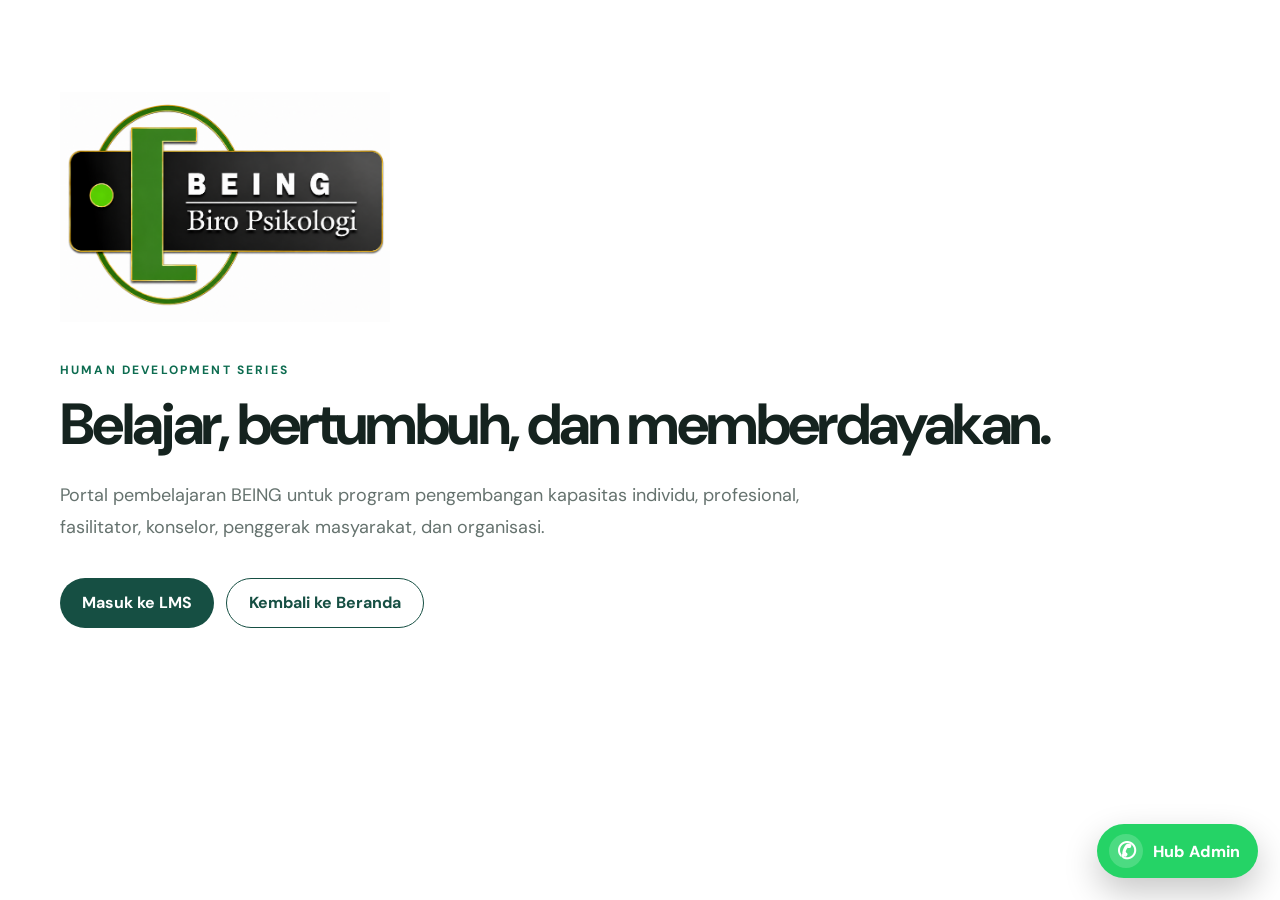
<file: human-development-series.html>
<!doctype html><html lang="id"><head><meta charset="utf-8"><meta name="viewport" content="width=device-width,initial-scale=1"><title>Human Development Series | BEING</title><link rel="stylesheet" href="assets/style.css?v=3.0"></head><body><main class="section"><div class="container"><img src="assets/being-logo.png" class="standalone-logo"><span class="kicker">HUMAN DEVELOPMENT SERIES</span><h2>Belajar, bertumbuh, dan memberdayakan.</h2><p style="max-width:760px;font-size:18px;line-height:1.8;color:#65726e">Portal pembelajaran BEING untuk program pengembangan kapasitas individu, profesional, fasilitator, konselor, penggerak masyarakat, dan organisasi.</p><div class="actions"><a class="btn primary" href="#">Masuk ke LMS</a><a class="btn secondary" href="index.html">Kembali ke Beranda</a></div></div></main>
  <a class="floating-wa"
     href="https://wa.me/6287775087431"
     target="_blank"
     rel="noopener"
     aria-label="Hubungi Hub Admin BEING"
     title="Hub Admin">
    <span class="floating-wa-icon">✆</span>
    <span class="floating-wa-text">Hub Admin</span>
  </a>

  <script src="assets/admin-whatsapp.js?v=3.0-final"></script>
</body></html>
</file>
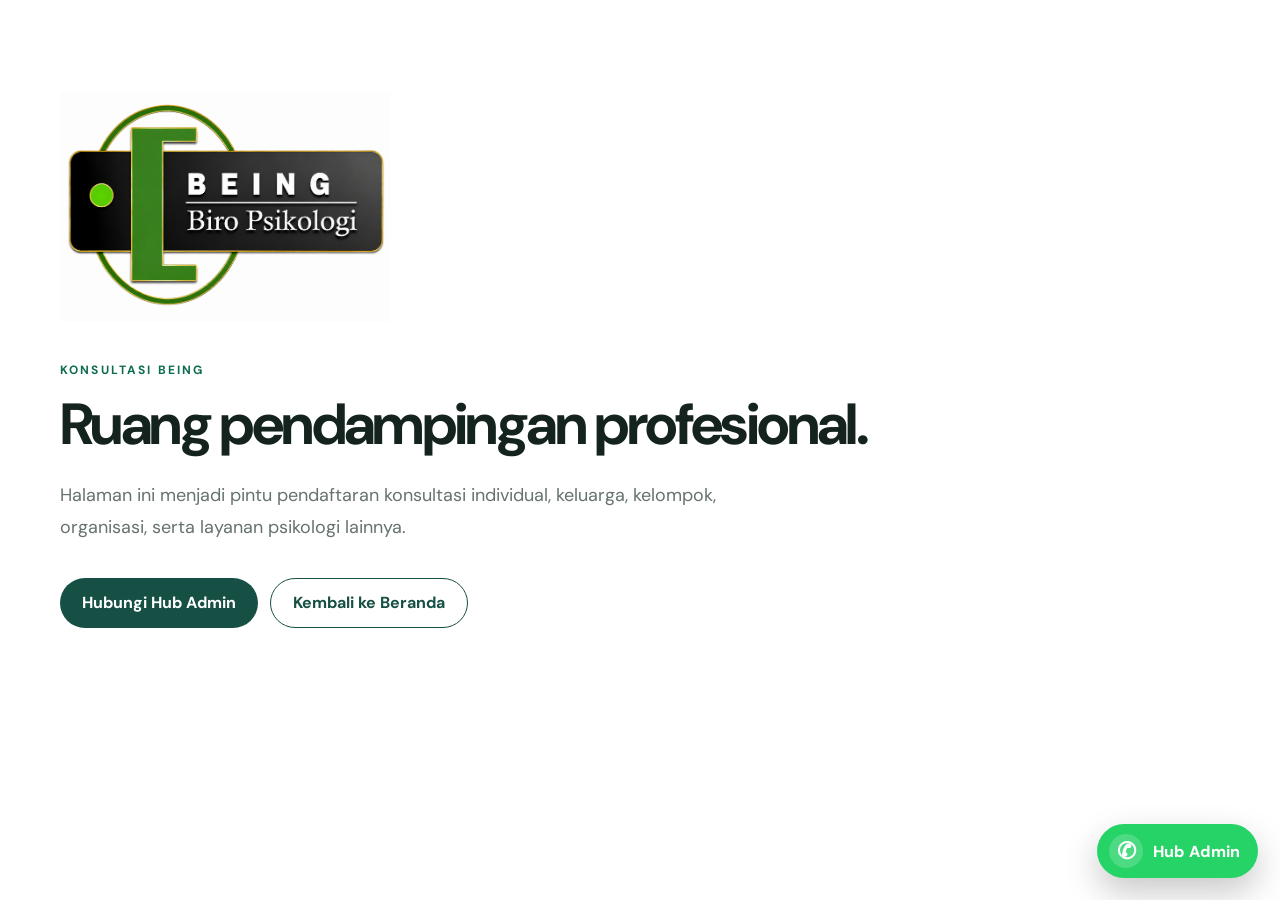
<file: konsultasi.html>
<!doctype html><html lang="id"><head><meta charset="utf-8"><meta name="viewport" content="width=device-width,initial-scale=1"><title>Konsultasi | BEING</title><link rel="stylesheet" href="assets/style.css?v=3.0"></head><body><main class="section"><div class="container"><img src="assets/being-logo.png" class="standalone-logo"><span class="kicker">KONSULTASI BEING</span><h2>Ruang pendampingan profesional.</h2><p style="max-width:720px;font-size:18px;line-height:1.8;color:#65726e">Halaman ini menjadi pintu pendaftaran konsultasi individual, keluarga, kelompok, organisasi, serta layanan psikologi lainnya.</p><div class="actions"><a class="btn primary" href="https://wa.me/6287775087431" target="_blank">Hubungi Hub Admin</a><a class="btn secondary" href="index.html">Kembali ke Beranda</a></div></div></main>
  <a class="floating-wa"
     href="https://wa.me/6287775087431"
     target="_blank"
     rel="noopener"
     aria-label="Hubungi Hub Admin BEING"
     title="Hub Admin">
    <span class="floating-wa-icon">✆</span>
    <span class="floating-wa-text">Hub Admin</span>
  </a>

  <script src="assets/admin-whatsapp.js?v=3.0-final"></script>
</body></html>
</file>
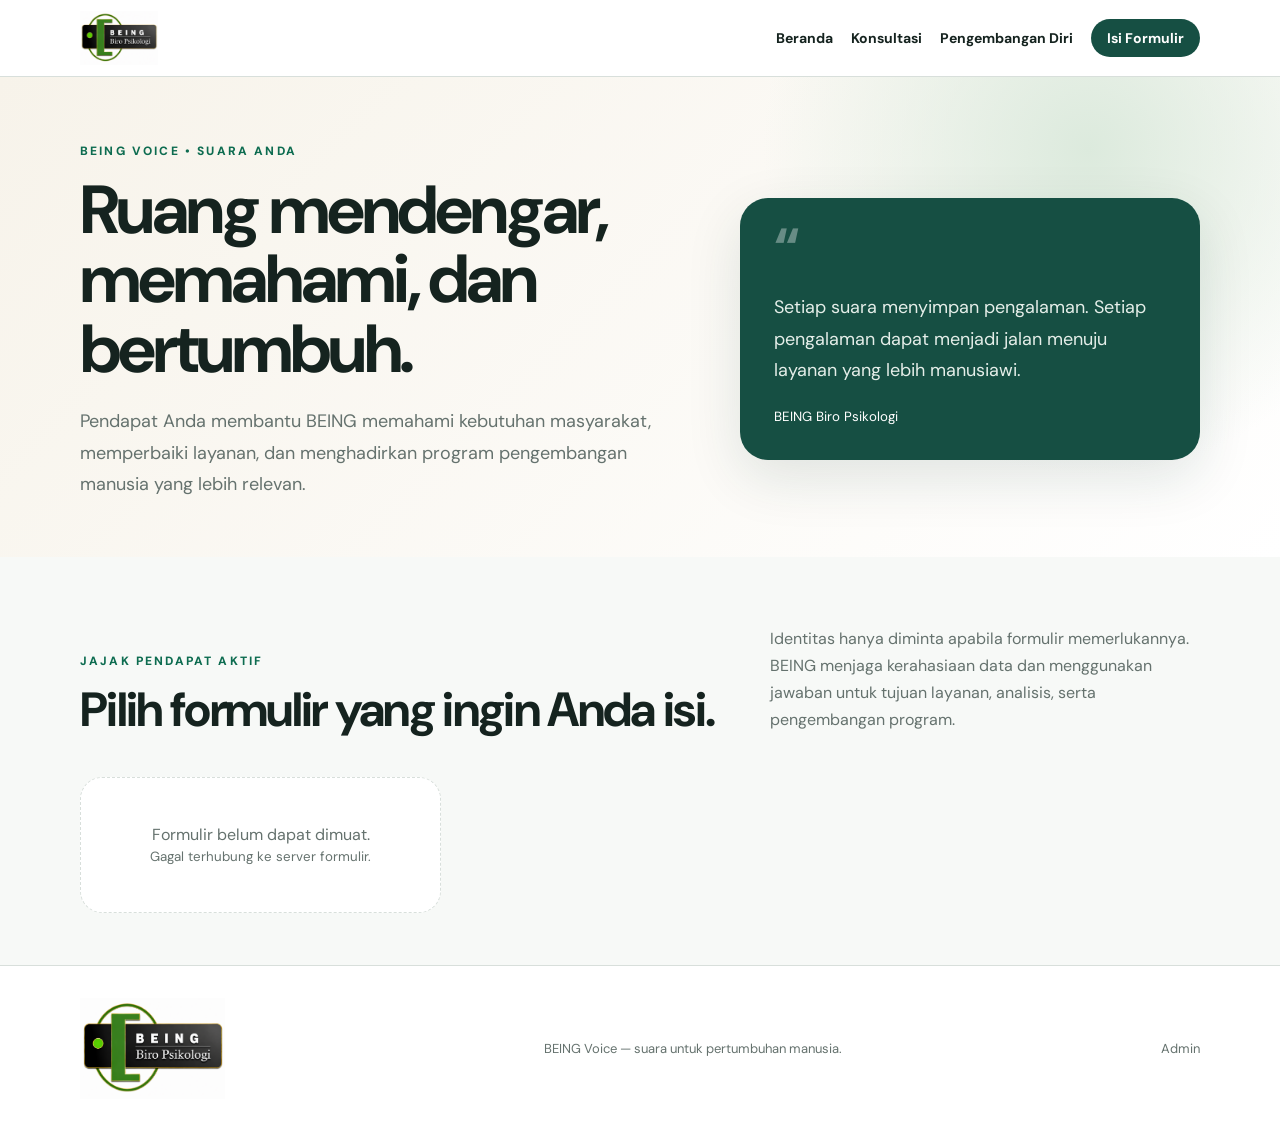
<file: suara-anda.html>
<!doctype html>
<html lang="id">
<head>
  <meta charset="utf-8">
  <meta name="viewport" content="width=device-width,initial-scale=1,viewport-fit=cover">
  <meta name="theme-color" content="#164f43">
  <meta name="description" content="BEING Voice — ruang mendengar, memahami, dan bertumbuh.">
  <title>Suara Anda | BEING Voice</title>
  <link rel="stylesheet" href="assets/style.css">
  <link rel="stylesheet" href="assets/voice.css">
</head>
<body class="voice-page">
<header class="voice-topbar">
  <div class="voice-shell voice-nav">
    <a class="voice-brand" href="index.html"><img src="assets/being-logo.png" alt="BEING Biro Psikologi"></a>
    <nav class="voice-links">
      <a href="index.html">Beranda</a>
      <a href="konsultasi.html">Konsultasi</a>
      <a href="human-development-series.html">Pengembangan Diri</a>
      <a class="pill" href="#formulir">Isi Formulir</a>
    </nav>
  </div>
</header>

<main>
  <section class="voice-hero">
    <div class="voice-shell voice-hero-grid">
      <div>
        <span class="voice-kicker">BEING VOICE • SUARA ANDA</span>
        <h1>Ruang mendengar, memahami, dan bertumbuh.</h1>
        <p>Pendapat Anda membantu BEING memahami kebutuhan masyarakat, memperbaiki layanan, dan menghadirkan program pengembangan manusia yang lebih relevan.</p>
      </div>
      <aside class="voice-quote">
        <b>“</b>
        <p>Setiap suara menyimpan pengalaman. Setiap pengalaman dapat menjadi jalan menuju layanan yang lebih manusiawi.</p>
        <small>BEING Biro Psikologi</small>
      </aside>
    </div>
  </section>

  <section class="voice-section" id="formulir">
    <div class="voice-shell">
      <div class="voice-section-head">
        <div><span class="voice-kicker">JAJAK PENDAPAT AKTIF</span><h2>Pilih formulir yang ingin Anda isi.</h2></div>
        <p>Identitas hanya diminta apabila formulir memerlukannya. BEING menjaga kerahasiaan data dan menggunakan jawaban untuk tujuan layanan, analisis, serta pengembangan program.</p>
      </div>
      <div id="surveyList" class="survey-grid">
        <div class="loading-state">Memuat formulir BEING…</div>
      </div>
    </div>
  </section>
</main>

<div class="modal" id="surveyModal" aria-hidden="true">
  <div class="modal-card">
    <div class="modal-head">
      <div><span class="voice-kicker" id="modalCategory">FORMULIR BEING</span><h2 id="modalTitle">Judul Formulir</h2><p id="modalDescription"></p></div>
      <button class="icon-btn" id="closeModal" aria-label="Tutup">×</button>
    </div>
    <form id="surveyForm">
      <input type="hidden" id="surveyId">
      <div id="identityFields"></div>
      <div id="questionFields"></div>
      <div id="submitNotice"></div>
      <div class="form-actions">
        <button class="voice-btn secondary" type="button" id="cancelSurvey">Batal</button>
        <button class="voice-btn primary" type="submit" id="submitSurvey">Kirim Formulir</button>
      </div>
    </form>
  </div>
</div>

<footer class="voice-footer">
  <div class="voice-shell voice-footer-inner">
    <img src="assets/being-logo.png" alt="BEING">
    <span>BEING Voice — suara untuk pertumbuhan manusia.</span>
    <a href="admin.html">Admin</a>
  </div>
</footer>

<script src="assets/config.js?v=6.2.6"></script>
<script src="assets/voice-api.js?v=6.2.6"></script>
<script src="assets/voice-public.js?v=6.2.6"></script>
</body></html>
</file>
<file: assets/style.css>
@import url('https://fonts.googleapis.com/css2?family=DM+Sans:wght@400;500;600;700&family=Playfair+Display:ital,wght@1,600&display=swap');
:root{--green:#164f43;--green2:#0d6c50;--mint:#dceadf;--cream:#f6f2e9;--ink:#15231f;--muted:#65726e;--line:#d8dfdb;--white:#fff}
*{box-sizing:border-box}html{scroll-behavior:smooth}body{margin:0;font-family:'DM Sans',sans-serif;color:var(--ink);background:#fff}a{text-decoration:none;color:inherit}img{max-width:100%;display:block}.container{width:min(1160px,calc(100% - 36px));margin:auto}
.topbar{position:sticky;top:0;z-index:20;background:rgba(255,255,255,.94);backdrop-filter:blur(12px);border-bottom:1px solid var(--line)}.nav{height:78px;display:flex;align-items:center;justify-content:space-between}.brand img{width:195px;height:56px;object-fit:contain;object-position:left}.nav nav{display:flex;gap:26px;align-items:center}.nav nav a{font-weight:600;font-size:14px}.menu{display:none;border:0;background:none;font-size:26px}
.hero{padding:74px 0 58px;background:radial-gradient(circle at 82% 20%,#dceadd 0,transparent 30%),linear-gradient(130deg,#f8f6ef,#fff)}.hero-grid{display:grid;grid-template-columns:1.03fr .97fr;gap:58px;align-items:center}.kicker{display:inline-block;font-size:12px;letter-spacing:.18em;font-weight:700;color:var(--green2);margin-bottom:17px}.hero h1,.section h2,.cta h2{font-size:clamp(40px,6vw,72px);line-height:1.02;letter-spacing:-.045em;margin:0 0 25px}.hero h1{max-width:780px}.hero p{font-size:19px;line-height:1.7;color:var(--muted);max-width:650px}.actions{display:flex;gap:12px;flex-wrap:wrap;margin:34px 0}.btn{display:inline-flex;align-items:center;justify-content:center;min-height:50px;padding:0 22px;border-radius:999px;font-weight:700}.primary{background:var(--green);color:#fff}.secondary{border:1px solid var(--green);color:var(--green)}.trust{display:flex;gap:20px;flex-wrap:wrap;font-size:13px;font-weight:700}.trust span:before{content:'✓';margin-right:7px;color:var(--green2)}.hero-card{background:#fff;padding:12px;border-radius:28px;box-shadow:0 24px 70px rgba(20,60,48,.16);transform:rotate(1deg)}.hero-card img{height:510px;width:100%;object-fit:cover;border-radius:20px;object-position:center}.hero-card-caption{padding:18px 12px 12px;display:flex;justify-content:space-between;gap:20px}.hero-card-caption small{color:var(--muted);max-width:230px}
.quick-access{margin-top:-15px;padding-bottom:42px}.access-grid{display:grid;grid-template-columns:1fr 1fr;gap:18px}.access-card{border:1px solid var(--line);padding:28px;border-radius:22px;display:grid;grid-template-columns:auto 1fr auto;gap:20px;align-items:center;background:#fff;box-shadow:0 10px 35px rgba(16,60,46,.08)}.access-card.dark{background:var(--green);color:#fff}.access-card small{font-size:11px;letter-spacing:.14em}.access-card h3{margin:6px 0;font-size:23px}.access-card p{margin:0;color:var(--muted);line-height:1.5}.dark p{color:#dfe9e4}.icon{width:48px;height:48px;border-radius:50%;display:grid;place-items:center;background:var(--mint);font-size:24px;color:var(--green)}.dark .icon{background:rgba(255,255,255,.14);color:#fff}
.section{padding:92px 0}.split{display:grid;grid-template-columns:.8fr 1.2fr;gap:80px}.section h2{font-size:clamp(36px,5vw,58px)}.body-copy p{font-size:17px;line-height:1.8;color:var(--muted)}.values{display:grid;grid-template-columns:repeat(3,1fr);gap:18px;margin-top:58px}.values article,.services article{border:1px solid var(--line);border-radius:20px;padding:26px}.values b,.services span{color:var(--green2)}.values h3,.services h3{font-size:21px}.values p,.services p{color:var(--muted);line-height:1.6}.muted{background:var(--cream)}.section-head{display:flex;justify-content:space-between;gap:40px;align-items:end;margin-bottom:40px}.section-head h2{margin-bottom:0}.section-head>p{max-width:430px;color:var(--muted);line-height:1.7}.services{display:grid;grid-template-columns:repeat(3,1fr);gap:16px}.scope{margin-top:24px;padding:24px;border-radius:20px;background:var(--green);color:#fff;display:flex;gap:12px;flex-wrap:wrap;align-items:center}.scope h3{margin:0 12px 0 0}.scope span{padding:9px 14px;border:1px solid rgba(255,255,255,.25);border-radius:999px;font-size:13px}
.team-gallery{display:grid;grid-template-columns:repeat(3,1fr);gap:18px}.team-gallery img{height:390px;width:100%;object-fit:cover;object-position:top;border-radius:20px;border:1px solid var(--line)}
.clients{background:#f7faf7}.client-list{display:flex;flex-wrap:wrap;gap:12px;margin-top:32px}.client-list span{padding:16px 20px;background:#fff;border:1px solid var(--line);border-radius:14px;font-weight:700}
.cta{padding:32px 0 70px}.cta-box{background:var(--green);color:#fff;padding:54px;border-radius:28px;display:flex;justify-content:space-between;align-items:center;gap:40px}.cta h2{font-size:clamp(34px,5vw,54px);max-width:720px}.cta p{color:#dbe7e2}.light{color:#b7dfc7}.cta-actions{display:flex;flex-direction:column;gap:10px;min-width:190px}.white{background:#fff;color:var(--green)}.ghost{border:1px solid rgba(255,255,255,.45);color:#fff}
footer{border-top:1px solid var(--line);padding:24px 0}.footer-grid{display:grid;grid-template-columns:1fr 1fr 1fr;align-items:center}.footer-grid img{width:150px}.footer-grid p{text-align:center;color:var(--muted);font-size:13px}.footer-grid div{text-align:right;font-weight:700;font-size:13px}
@media(max-width:850px){.menu{display:block}.nav nav{display:none;position:absolute;top:78px;left:0;right:0;background:#fff;padding:20px 24px;flex-direction:column;align-items:flex-start;border-bottom:1px solid var(--line)}.nav nav.open{display:flex}.hero{padding-top:45px}.hero-grid,.split,.access-grid{grid-template-columns:1fr}.hero-card img{height:390px}.services{grid-template-columns:1fr 1fr}.values{grid-template-columns:1fr}.section-head{display:block}.team-gallery{grid-template-columns:1fr}.team-gallery img{height:auto}.cta-box{display:block;padding:34px}.cta-actions{margin-top:28px;flex-direction:row}.footer-grid{grid-template-columns:1fr;text-align:center;gap:14px}.footer-grid img{margin:auto}.footer-grid div{text-align:center}}
@media(max-width:560px){.container{width:min(100% - 24px,1160px)}.hero h1{font-size:42px}.hero p{font-size:16px}.actions{flex-direction:column}.btn{width:100%}.services{grid-template-columns:1fr}.access-card{grid-template-columns:auto 1fr;padding:21px}.access-card>b{display:none}.section{padding:66px 0}.cta-actions{flex-direction:column}.hero-card img{height:310px}.brand img{width:160px}}


/* Team cards — v1.4 */
.team-gallery{
  display:grid;
  grid-template-columns:repeat(2,minmax(0,1fr));
  gap:22px;
}
.team-profile-card{
  background:#fff;
  border:1px solid var(--line);
  border-radius:22px;
  overflow:hidden;
  box-shadow:0 12px 34px rgba(20,60,48,.08);
}
.team-profile-card>img,
.team-profile-card>a>img{
  width:100%;
  height:430px;
  object-fit:cover;
  object-position:top;
  border-radius:0;
  border:0;
}
.team-profile-card.featured>a>img{
  height:560px;
  object-fit:cover;
  object-position:top;
}
.team-card-copy{padding:22px 24px 25px}
.team-card-copy small{
  color:var(--green2);
  font-weight:800;
  letter-spacing:.12em;
  font-size:11px;
}
.team-card-copy h3{font-size:24px;margin:8px 0 10px}
.team-card-copy p{margin:0;color:var(--muted);line-height:1.65}
.team-profile-link{
  display:inline-flex;
  margin-top:15px;
  font-weight:800;
  color:var(--green);
}
@media(max-width:850px){
  .team-gallery{grid-template-columns:1fr}
  .team-profile-card>img,.team-profile-card>a>img,.team-profile-card.featured>a>img{height:auto}
}


/* Team section v1.9 — full images on desktop */
.team-gallery{
  display:grid;
  grid-template-columns:repeat(3,minmax(0,1fr));
  gap:22px;
  align-items:stretch;
}
.team-profile-card{
  display:flex;
  flex-direction:column;
  overflow:hidden;
  background:#fff;
  border:1px solid var(--line);
  border-radius:22px;
  box-shadow:0 12px 34px rgba(20,60,48,.08);
}
.team-profile-card>a{
  display:block;
  background:#f3f6f3;
}
.team-profile-card img,
.team-profile-card>a>img{
  display:block;
  width:100%;
  border:0;
  border-radius:0;
}
.team-profile-card.overview-card img{
  height:auto;
  aspect-ratio:805/1137;
  object-fit:contain;
  object-position:center top;
  background:#f5f6f4;
}
.team-profile-card.person-card img,
.team-profile-card.person-card>a>img{
  height:460px;
  object-fit:cover;
  object-position:center top;
}
.team-profile-card.tri-card img{
  object-fit:contain;
  background:#f5f6f4;
}
.team-card-copy{
  display:flex;
  flex-direction:column;
  flex:1;
  padding:22px 24px 25px;
}
.team-card-copy small{
  color:var(--green2);
  font-weight:800;
  letter-spacing:.12em;
  font-size:11px;
}
.team-card-copy h3{
  margin:8px 0 10px;
  font-size:23px;
  line-height:1.25;
}
.team-card-copy p{
  margin:0;
  color:var(--muted);
  line-height:1.65;
}
.team-profile-link{
  display:inline-flex;
  margin-top:auto;
  padding-top:15px;
  color:var(--green);
  font-weight:800;
}
@media(max-width:1050px){
  .team-gallery{grid-template-columns:repeat(2,minmax(0,1fr))}
}
@media(max-width:700px){
  .team-gallery{grid-template-columns:1fr}
  .team-profile-card.overview-card img{
    aspect-ratio:auto;
    height:auto;
  }
  .team-profile-card.person-card img,
  .team-profile-card.person-card>a>img{
    height:auto;
    max-height:none;
  }
}


/* Floating WhatsApp — v2.0 */
.floating-wa{
  position:fixed;
  right:22px;
  bottom:22px;
  z-index:9999;
  display:inline-flex;
  align-items:center;
  gap:10px;
  min-height:54px;
  padding:0 18px 0 12px;
  border-radius:999px;
  background:#25D366;
  color:#fff;
  font-weight:800;
  text-decoration:none;
  box-shadow:0 14px 34px rgba(0,0,0,.22);
  transition:transform .2s ease, box-shadow .2s ease;
}
.floating-wa:hover{
  transform:translateY(-3px);
  box-shadow:0 18px 42px rgba(0,0,0,.28);
}
.floating-wa-icon{
  display:grid;
  place-items:center;
  width:34px;
  height:34px;
  border-radius:50%;
  background:rgba(255,255,255,.18);
  font-size:23px;
  line-height:1;
}
.floating-wa-text{
  white-space:nowrap;
}
@media(max-width:600px){
  .floating-wa{
    right:14px;
    bottom:14px;
    width:56px;
    height:56px;
    min-height:56px;
    padding:0;
    justify-content:center;
  }
  .floating-wa-icon{
    width:auto;
    height:auto;
    background:transparent;
    font-size:27px;
  }
  .floating-wa-text{
    display:none;
  }
}


/* BEING Professional v3.0 */
.topbar .nav{height:96px}
.brand{display:flex;align-items:center;min-width:280px}
.brand img{width:270px;height:82px;object-fit:contain;object-position:left center}
.standalone-logo{width:min(330px,72vw);height:auto;margin-bottom:36px}

.team-role-block{margin-top:58px}
.team-role-head{display:flex;align-items:center;gap:16px;margin-bottom:20px;padding-bottom:14px;border-bottom:1px solid var(--line)}
.team-role-head>span{width:42px;height:42px;display:grid;place-items:center;border-radius:50%;background:var(--green);color:#fff;font-weight:800;font-size:13px;flex:0 0 auto}
.team-role-head small{display:block;color:var(--green2);font-size:10px;letter-spacing:.14em;font-weight:800;margin-bottom:3px}
.team-role-head h3{margin:0;font-size:28px}
.team-gallery-lead{grid-template-columns:minmax(0,560px)}
.profile-poster-card img,.profile-poster-card>a>img{height:auto!important;aspect-ratio:auto!important;object-fit:contain!important;object-position:center top!important;background:#f5f6f4}
.team-profile-card{transition:transform .22s ease,box-shadow .22s ease}
.team-profile-card:hover{transform:translateY(-4px);box-shadow:0 18px 44px rgba(20,60,48,.13)}

.client-section-head{margin-bottom:28px}
.client-logo-grid{display:grid;grid-template-columns:repeat(5,minmax(0,1fr));gap:14px}
.client-logo-card{min-height:142px;padding:18px;background:#fff;border:1px solid var(--line);border-radius:18px;display:flex;flex-direction:column;align-items:center;justify-content:center;gap:12px;box-shadow:0 8px 24px rgba(20,60,48,.05)}
.client-logo-card img{width:100%;height:72px;object-fit:contain;object-position:center;filter:none}
.client-logo-card span{font-size:12px;font-weight:700;color:var(--muted);text-align:center}
.footer-grid>img{width:220px;height:90px;object-fit:contain;object-position:left center}
.footer-links{display:flex;gap:12px;justify-content:flex-end;align-items:center;flex-wrap:wrap;font-size:12px!important}
.footer-links a{white-space:nowrap}

@media(max-width:1050px){
  .client-logo-grid{grid-template-columns:repeat(4,minmax(0,1fr))}
}
@media(max-width:850px){
  .topbar .nav{height:88px}.nav nav{top:88px}
  .brand{min-width:0}.brand img{width:230px;height:74px}
  .client-logo-grid{grid-template-columns:repeat(3,minmax(0,1fr))}
  .team-gallery-lead{grid-template-columns:1fr}
  .footer-grid>img{object-position:center}
  .footer-links{justify-content:center}
}
@media(max-width:600px){
  .brand img{width:205px;height:68px}
  .client-logo-grid{grid-template-columns:repeat(2,minmax(0,1fr));gap:10px}
  .client-logo-card{min-height:116px;padding:12px}.client-logo-card img{height:58px}
  .team-role-block{margin-top:44px}.team-role-head h3{font-size:23px}
  .floating-wa{width:auto;height:54px;min-height:54px;padding:0 15px 0 11px;gap:8px}
  .floating-wa-icon{width:32px;height:32px;background:rgba(255,255,255,.18);font-size:22px}
  .floating-wa-text{display:inline;font-size:13px}
}

/* Hub Admin confirmation — v3.0 Final */
.wa-modal-open{overflow:hidden}
.being-wa-modal{position:fixed;inset:0;z-index:12000;display:none;align-items:center;justify-content:center;padding:20px}
.being-wa-modal.is-open{display:flex}
.being-wa-backdrop{position:absolute;inset:0;background:rgba(8,22,18,.64);backdrop-filter:blur(5px)}
.being-wa-dialog{position:relative;z-index:1;width:min(520px,100%);background:#fff;border:1px solid rgba(20,80,60,.14);border-radius:24px;padding:34px;box-shadow:0 30px 90px rgba(0,0,0,.28)}
.being-wa-close{position:absolute;right:16px;top:14px;width:38px;height:38px;border:0;border-radius:50%;background:#f1f4f2;color:#30433d;font-size:26px;line-height:1;cursor:pointer}
.being-wa-mark{width:52px;height:52px;display:grid;place-items:center;border-radius:16px;background:#25D366;color:#fff;font-size:25px;margin-bottom:18px}
.being-wa-kicker{display:block;color:var(--green2);font-size:10px;letter-spacing:.14em;font-weight:800;margin-bottom:7px}
.being-wa-dialog h2{margin:0 0 10px;font-size:30px;color:var(--ink)}
.being-wa-dialog p{margin:0;color:var(--muted);font-size:15px;line-height:1.75}
.being-wa-actions{display:flex;justify-content:flex-end;gap:10px;margin-top:26px;flex-wrap:wrap}
@media(max-width:600px){
  .being-wa-modal{align-items:flex-end;padding:12px}
  .being-wa-dialog{border-radius:22px;padding:28px 20px 20px}
  .being-wa-dialog h2{font-size:25px}
  .being-wa-actions{display:grid;grid-template-columns:1fr 1fr}
  .being-wa-actions .btn{justify-content:center;text-align:center}
}


/* BEING Professional v3.0.1 — footer controls & mobile spacing */
footer{padding:30px 0 112px}
.footer-links{gap:14px!important}
.footer-links a{
  min-height:48px;
  padding:0 15px;
  border:1px solid var(--line);
  border-radius:999px;
  display:inline-flex;
  align-items:center;
  justify-content:center;
  background:#fff;
  font-size:14px;
  font-weight:800;
  line-height:1.2;
  transition:transform .2s ease,box-shadow .2s ease,border-color .2s ease;
}
.footer-links a:hover{transform:translateY(-2px);box-shadow:0 8px 22px rgba(20,60,48,.10);border-color:#b9c9c0}
.footer-links a:last-child{min-width:154px}

@media(max-width:850px){
  footer{padding-bottom:108px}
  .footer-links{gap:10px!important}
  .footer-links a{font-size:14px;min-height:50px;padding:0 16px}
}
@media(max-width:600px){
  footer{padding-bottom:104px}
  .footer-links{display:grid;grid-template-columns:1fr 1fr;width:100%;gap:10px!important}
  .footer-links a{width:100%;min-height:52px;font-size:14px;padding:0 10px;white-space:normal;text-align:center}
  .footer-links a:last-child{grid-column:1/-1;min-width:0}
  .floating-wa{right:14px;bottom:14px}
}


/* BEING Professional v3.0.2 — social icon buttons */
.footer-links .social-icon{
  width:54px;
  height:54px;
  min-width:54px;
  min-height:54px;
  padding:0;
  border-radius:50%;
  color:var(--green);
}
.footer-links .social-icon svg{width:25px;height:25px;display:block;fill:currentColor}
.footer-links .instagram:hover{color:#9f2b68}
.footer-links .facebook:hover{color:#1877f2}
.footer-links .back-top{min-width:154px}
@media(max-width:600px){
  .footer-links{display:flex;justify-content:center;align-items:center;flex-wrap:wrap}
  .footer-links .social-icon{width:56px;height:56px;min-width:56px;min-height:56px;flex:0 0 56px}
  .footer-links .back-top{width:100%;min-height:52px;flex:1 0 100%}
}
</file>
<file: assets/admin-unified.css>
:root{--g:#164f43;--g2:#236b5a;--bg:#f4f7f5;--card:#fff;--line:#dfe8e4;--mut:#68766f;--danger:#a33;--shadow:0 10px 30px rgba(22,79,67,.08)}
*{box-sizing:border-box}body{margin:0;font-family:Inter,Arial,sans-serif;background:var(--bg);color:#1c2924}button,input,select,textarea{font:inherit}.hidden{display:none!important}
.login{min-height:100vh;display:grid;place-items:center;padding:24px}.login-card{width:min(430px,100%);background:#fff;border:1px solid var(--line);border-radius:24px;padding:28px;box-shadow:var(--shadow)}.login-card img{width:150px;max-height:70px;object-fit:contain}.login-card h1{color:var(--g);margin:12px 0 6px}.mut{color:var(--mut)}
.field{margin:12px 0}.field label{display:block;font-weight:800;margin-bottom:6px}.control{width:100%;padding:11px 12px;border:1px solid #cbd9d3;border-radius:11px;background:#fff}.btn{display:inline-flex;align-items:center;justify-content:center;border:0;border-radius:10px;padding:10px 13px;font-weight:800;cursor:pointer;text-decoration:none;background:var(--g);color:#fff}.btn.secondary{background:#eef4f1;color:var(--g);border:1px solid #d3e0da}.btn.danger{background:#fff0f0;color:var(--danger);border:1px solid #e8cccc}.btn.small{padding:7px 9px;font-size:12px}.notice{padding:10px 12px;border-radius:10px;margin:10px 0;background:#eef4f1}.notice.error{background:#fff0f0;color:#8b2929}
.shell{min-height:100vh;display:grid;grid-template-columns:250px 1fr}.sidebar{position:sticky;top:0;height:100vh;background:#123f37;color:#fff;padding:22px 16px;overflow:auto}.brand{display:flex;align-items:center;gap:10px;margin-bottom:20px}.brand img{width:120px;filter:brightness(0) invert(1)}.brand b{font-size:18px}.menu{display:grid;gap:5px}.menu button{width:100%;text-align:left;border:0;border-radius:10px;padding:11px 12px;background:transparent;color:#dcece7;font-weight:750;cursor:pointer}.menu button:hover,.menu button.active{background:#fff;color:var(--g)}.menu .group{font-size:11px;letter-spacing:.08em;text-transform:uppercase;color:#9bc0b6;padding:14px 10px 4px}.main{padding:24px;min-width:0}.topbar{display:flex;justify-content:space-between;align-items:center;gap:16px;margin-bottom:18px}.topbar h1{color:var(--g);margin:0}.actions{display:flex;gap:8px;flex-wrap:wrap}
.panel{display:none}.panel.active{display:block}.stats{display:grid;grid-template-columns:repeat(5,1fr);gap:12px;margin-bottom:16px}.stat{background:#fff;border:1px solid var(--line);border-radius:16px;padding:16px;box-shadow:var(--shadow)}.stat b{display:block;font-size:28px;color:var(--g)}.stat span{color:var(--mut);font-size:13px}.grid2{display:grid;grid-template-columns:1fr 1fr;gap:14px}.card{background:#fff;border:1px solid var(--line);border-radius:17px;padding:16px;margin-bottom:14px;box-shadow:var(--shadow)}.card-head{display:flex;justify-content:space-between;gap:12px;align-items:center;margin-bottom:12px}.card h2,.card h3{margin:0;color:var(--g)}.table-wrap{overflow:auto}.table{width:100%;border-collapse:collapse;font-size:13px}.table th,.table td{padding:10px;border-top:1px solid #edf2ef;text-align:left;vertical-align:top}.table th{background:#fafcfb;color:#5e7068}.badge{display:inline-block;padding:4px 8px;border-radius:999px;background:#edf4f1;color:var(--g);font-weight:800;font-size:11px}.filters{display:grid;grid-template-columns:1fr 1fr 1fr auto;gap:8px;align-items:end}.split{display:grid;grid-template-columns:370px 1fr;gap:14px}.result-list{display:grid;gap:12px}.chart-card{border:1px solid var(--line);border-radius:14px;padding:14px}.chart-card h4{margin:0 0 10px;color:var(--g)}.bar-row{display:grid;grid-template-columns:minmax(80px,180px) 1fr 42px;gap:8px;align-items:center;margin:7px 0}.bar-track{height:12px;background:#edf2ef;border-radius:999px;overflow:hidden}.bar-fill{height:100%;background:var(--g2);border-radius:999px}.contact-name{font-weight:800}.contact-meta{font-size:12px;color:var(--mut)}
.modal{position:fixed;inset:0;background:rgba(0,0,0,.38);display:none;align-items:center;justify-content:center;padding:18px;z-index:20}.modal.open{display:flex}.modal-card{width:min(720px,100%);max-height:92vh;overflow:auto;background:#fff;border-radius:18px;padding:18px}.modal-head{display:flex;justify-content:space-between;gap:12px;align-items:flex-start}.icon{border:0;background:#eef4f1;border-radius:10px;width:36px;height:36px;cursor:pointer}.form-grid{display:grid;grid-template-columns:1fr 1fr;gap:10px}
@media(max-width:1100px){.stats{grid-template-columns:repeat(3,1fr)}.split{grid-template-columns:1fr}.grid2{grid-template-columns:1fr}}@media(max-width:760px){.shell{grid-template-columns:1fr}.sidebar{position:relative;height:auto}.menu{grid-template-columns:repeat(2,1fr)}.menu .group{grid-column:1/-1}.main{padding:14px}.stats{grid-template-columns:repeat(2,1fr)}.filters,.form-grid{grid-template-columns:1fr}.topbar{align-items:flex-start}.bar-row{grid-template-columns:90px 1fr 34px}}
</file>
<file: assets/voice.css>
[hidden]{display:none!important}
:root{
  --bv-green:#164f43;--bv-green2:#0d6c50;--bv-mint:#dceadf;--bv-cream:#f6f2e9;
  --bv-ink:#15231f;--bv-muted:#65726e;--bv-line:#d8dfdb;--bv-white:#fff;
  --bv-danger:#a13d3d;--bv-warning:#b87516;--bv-shadow:0 18px 55px rgba(20,60,48,.12)
}
*{box-sizing:border-box}
body.voice-page{margin:0;background:#f7f9f7;color:var(--bv-ink);font-family:'DM Sans',Arial,sans-serif}
.voice-shell{width:min(1120px,calc(100% - 28px));margin:auto}
.voice-topbar{position:sticky;top:0;z-index:30;background:rgba(255,255,255,.95);backdrop-filter:blur(12px);border-bottom:1px solid var(--bv-line)}
.voice-nav{height:76px;display:flex;align-items:center;justify-content:space-between;gap:20px}
.voice-brand img{width:180px;height:54px;object-fit:contain;object-position:left}
.voice-links{display:flex;gap:18px;align-items:center}
.voice-links a{font-weight:700;font-size:14px;color:var(--bv-ink);text-decoration:none}
.voice-links .pill{padding:10px 16px;border-radius:999px;background:var(--bv-green);color:white}
.voice-hero{padding:62px 0 38px;background:radial-gradient(circle at 85% 15%,#dceadd 0,transparent 28%),linear-gradient(135deg,#f7f3ea,#fff)}
.voice-hero-grid{display:grid;grid-template-columns:1fr .75fr;gap:46px;align-items:center}
.voice-kicker{font-size:12px;letter-spacing:.18em;font-weight:800;color:var(--bv-green2)}
.voice-hero h1{font-size:clamp(40px,6vw,68px);line-height:1.02;letter-spacing:-.045em;margin:16px 0 22px}
.voice-hero p{font-size:18px;line-height:1.75;color:var(--bv-muted)}
.voice-quote{background:var(--bv-green);color:#fff;border-radius:28px;padding:34px;box-shadow:var(--bv-shadow)}
.voice-quote b{font-size:58px;line-height:.6;opacity:.35}
.voice-quote p{color:#e5eee9;font-size:18px}
.voice-section{padding:52px 0}
.voice-section-head{display:flex;justify-content:space-between;gap:30px;align-items:end;margin-bottom:28px}
.voice-section-head h2{font-size:clamp(30px,4vw,48px);letter-spacing:-.035em;margin:8px 0}
.voice-section-head p{max-width:430px;color:var(--bv-muted);line-height:1.7}
.survey-grid{display:grid;grid-template-columns:repeat(3,1fr);gap:18px}
.survey-card{background:#fff;border:1px solid var(--bv-line);border-radius:22px;padding:24px;box-shadow:0 8px 30px rgba(20,60,48,.06);display:flex;flex-direction:column;min-height:250px}
.survey-card .badge{display:inline-flex;align-self:flex-start;padding:7px 10px;border-radius:999px;background:var(--bv-mint);color:var(--bv-green);font-size:11px;font-weight:800;letter-spacing:.08em}
.survey-card h3{font-size:23px;margin:18px 0 10px}
.survey-card p{color:var(--bv-muted);line-height:1.6;flex:1}
.survey-meta{display:flex;justify-content:space-between;color:var(--bv-muted);font-size:12px;margin:12px 0 18px}
.voice-btn{border:0;border-radius:999px;min-height:46px;padding:0 19px;font:inherit;font-weight:800;cursor:pointer;display:inline-flex;align-items:center;justify-content:center;text-decoration:none}
.voice-btn.primary{background:var(--bv-green);color:#fff}
.voice-btn.secondary{background:#fff;color:var(--bv-green);border:1px solid var(--bv-green)}
.voice-btn.danger{background:#fff1f1;color:var(--bv-danger);border:1px solid #efcaca}
.voice-btn.small{min-height:36px;padding:0 13px;font-size:12px}
.empty-state,.loading-state{padding:46px;text-align:center;background:#fff;border:1px dashed var(--bv-line);border-radius:22px;color:var(--bv-muted)}
.modal{position:fixed;inset:0;background:rgba(10,25,20,.62);z-index:60;display:none;align-items:flex-start;justify-content:center;padding:30px 14px;overflow:auto}
.modal.open{display:flex}
.modal-card{width:min(760px,100%);background:#fff;border-radius:26px;padding:30px;box-shadow:0 30px 90px rgba(0,0,0,.25)}
.modal-head{display:flex;justify-content:space-between;gap:16px;align-items:flex-start;border-bottom:1px solid var(--bv-line);padding-bottom:18px;margin-bottom:20px}
.modal-head h2{margin:4px 0 0;font-size:30px}
.icon-btn{border:0;background:#eef3ef;width:40px;height:40px;border-radius:50%;cursor:pointer;font-size:20px}
.form-field{margin:0 0 22px}
.form-field>label,.question-label{display:block;font-weight:800;margin-bottom:9px}
.form-field small{display:block;color:var(--bv-muted);margin-top:6px}
.form-control{width:100%;border:1px solid var(--bv-line);border-radius:13px;padding:13px 14px;font:inherit;background:#fff}
textarea.form-control{min-height:110px;resize:vertical}
.option-list{display:grid;gap:10px}
.option{display:flex;gap:10px;align-items:flex-start;border:1px solid var(--bv-line);padding:12px;border-radius:13px}
.option input{margin-top:3px}
.required{color:var(--bv-danger)}
.scale-row{display:flex;gap:8px;flex-wrap:wrap}
.scale-item{min-width:48px}
.scale-item input{display:none}
.scale-item label{display:grid;place-items:center;width:48px;height:48px;border:1px solid var(--bv-line);border-radius:12px;cursor:pointer;font-weight:800}
.scale-item input:checked+label{background:var(--bv-green);color:#fff;border-color:var(--bv-green)}
.form-actions{display:flex;justify-content:flex-end;gap:10px;border-top:1px solid var(--bv-line);padding-top:20px}
.notice{padding:13px 15px;border-radius:13px;margin:12px 0}
.notice.success{background:#e7f5eb;color:#205d36}
.notice.error{background:#fff0f0;color:#873535}
.voice-footer{padding:32px 0;border-top:1px solid var(--bv-line);background:#fff}
.voice-footer-inner{display:flex;justify-content:space-between;align-items:center;gap:20px;color:var(--bv-muted);font-size:13px}
.voice-footer img{width:145px}

/* Admin */
.admin-login{min-height:100vh;display:grid;place-items:center;padding:22px;background:linear-gradient(135deg,#eff5ef,#faf6ed)}
.login-card{width:min(450px,100%);background:#fff;padding:34px;border-radius:26px;box-shadow:var(--bv-shadow)}
.login-card img{width:190px;margin-bottom:24px}
.login-card h1{font-size:36px;margin:0 0 10px}
.admin-layout{display:grid;grid-template-columns:250px 1fr;min-height:100vh}
.admin-sidebar{background:var(--bv-green);color:#fff;padding:25px 18px;position:sticky;top:0;height:100vh}
.admin-sidebar img{width:180px;background:#fff;border-radius:12px;padding:7px;margin:0 0 28px}
.admin-menu{display:grid;gap:8px}
.admin-menu button{border:0;background:transparent;color:#dce9e3;text-align:left;padding:13px 14px;border-radius:12px;font:inherit;font-weight:700;cursor:pointer}
.admin-menu button.active,.admin-menu button:hover{background:rgba(255,255,255,.13);color:#fff}
.admin-main{padding:30px;background:#f6f8f6;min-width:0}
.admin-header{display:flex;justify-content:space-between;gap:20px;align-items:center;margin-bottom:26px}
.admin-header h1{margin:0;font-size:34px}
.admin-panel{display:none}.admin-panel.active{display:block}
.stats-grid{display:grid;grid-template-columns:repeat(4,1fr);gap:14px;margin-bottom:25px}
.stat-card{background:#fff;border:1px solid var(--bv-line);border-radius:18px;padding:19px}
.stat-card small{color:var(--bv-muted);font-weight:700}.stat-card strong{display:block;font-size:34px;margin-top:8px}
.admin-card{background:#fff;border:1px solid var(--bv-line);border-radius:20px;padding:22px;margin-bottom:18px}
.admin-card-head{display:flex;justify-content:space-between;gap:16px;align-items:center;margin-bottom:16px}
.admin-card-head h2{margin:0;font-size:22px}
.table-wrap{overflow:auto}
.admin-table{width:100%;border-collapse:collapse;min-width:760px}
.admin-table th,.admin-table td{text-align:left;border-bottom:1px solid var(--bv-line);padding:13px 10px;vertical-align:top;font-size:14px}
.admin-table th{color:var(--bv-muted);font-size:12px;letter-spacing:.06em}
.status-chip{display:inline-flex;padding:6px 9px;border-radius:999px;font-size:11px;font-weight:800}
.status-chip.active{background:#e5f5e9;color:#27633a}.status-chip.draft{background:#fff2d8;color:#7b571b}.status-chip.closed{background:#eee;color:#555}
.inline-actions{display:flex;gap:6px;flex-wrap:wrap}
.builder-grid{display:grid;grid-template-columns:360px 1fr;gap:18px}
.question-builder-list{display:grid;gap:10px}
.question-item{border:1px solid var(--bv-line);border-radius:14px;padding:14px;background:#fff}
.question-item b{display:block;margin-bottom:5px}.question-item small{color:var(--bv-muted)}
.chart-list{display:grid;gap:24px}
.chart-block{border:1px solid var(--bv-line);border-radius:16px;padding:18px}
.chart-block h3{margin-top:0}
.bar-row{display:grid;grid-template-columns:minmax(110px,220px) 1fr 48px;gap:10px;align-items:center;margin:10px 0}
.bar-track{height:13px;background:#edf1ee;border-radius:999px;overflow:hidden}
.bar-fill{height:100%;background:var(--bv-green);border-radius:999px}
@media(max-width:900px){
 .voice-hero-grid,.survey-grid{grid-template-columns:1fr 1fr}
 .admin-layout{grid-template-columns:1fr}.admin-sidebar{height:auto;position:relative}.admin-menu{grid-template-columns:repeat(3,1fr)}
 .builder-grid{grid-template-columns:1fr}.stats-grid{grid-template-columns:1fr 1fr}
}
@media(max-width:650px){
 .voice-links a:not(.pill){display:none}.voice-hero-grid,.survey-grid{grid-template-columns:1fr}
 .voice-section-head,.voice-footer-inner{display:block}.voice-footer img{margin-bottom:12px}
 .modal-card{padding:20px}.form-actions{flex-direction:column}.form-actions .voice-btn{width:100%}
 .admin-main{padding:18px}.admin-menu{grid-template-columns:1fr 1fr}.stats-grid{grid-template-columns:1fr 1fr}
 .admin-header{align-items:flex-start}.admin-header .voice-btn{font-size:0;width:44px;padding:0}.admin-header .voice-btn:after{content:'+';font-size:22px}
}

.access-gate{max-width:620px;margin:auto;background:#fff;border:1px solid var(--bv-line);border-radius:22px;padding:28px;box-shadow:var(--bv-shadow)}
.access-gate h2{margin:8px 0 10px;font-size:30px}.access-gate p{color:var(--bv-muted);line-height:1.6}
.share-box{background:#f4f8f5;border:1px solid var(--bv-line);border-radius:14px;padding:13px;margin-top:12px}
.share-box code{display:block;word-break:break-all;font-size:12px;color:var(--bv-muted)}


/* Floating WhatsApp — v2.0 */
.floating-wa{
  position:fixed;
  right:22px;
  bottom:22px;
  z-index:9999;
  display:inline-flex;
  align-items:center;
  gap:10px;
  min-height:54px;
  padding:0 18px 0 12px;
  border-radius:999px;
  background:#25D366;
  color:#fff;
  font-weight:800;
  text-decoration:none;
  box-shadow:0 14px 34px rgba(0,0,0,.22);
  transition:transform .2s ease,box-shadow .2s ease;
}
.floating-wa:hover{transform:translateY(-3px);box-shadow:0 18px 42px rgba(0,0,0,.28)}
.floating-wa-icon{
  display:grid;
  place-items:center;
  width:34px;
  height:34px;
  border-radius:50%;
  background:rgba(255,255,255,.18);
  font-size:23px;
}
.floating-wa-text{white-space:nowrap}
@media(max-width:600px){
  .floating-wa{
    right:14px;
    bottom:14px;
    width:56px;
    height:56px;
    min-height:56px;
    padding:0;
    justify-content:center;
  }
  .floating-wa-icon{width:auto;height:auto;background:transparent;font-size:27px}
  .floating-wa-text{display:none}
}
</file>
